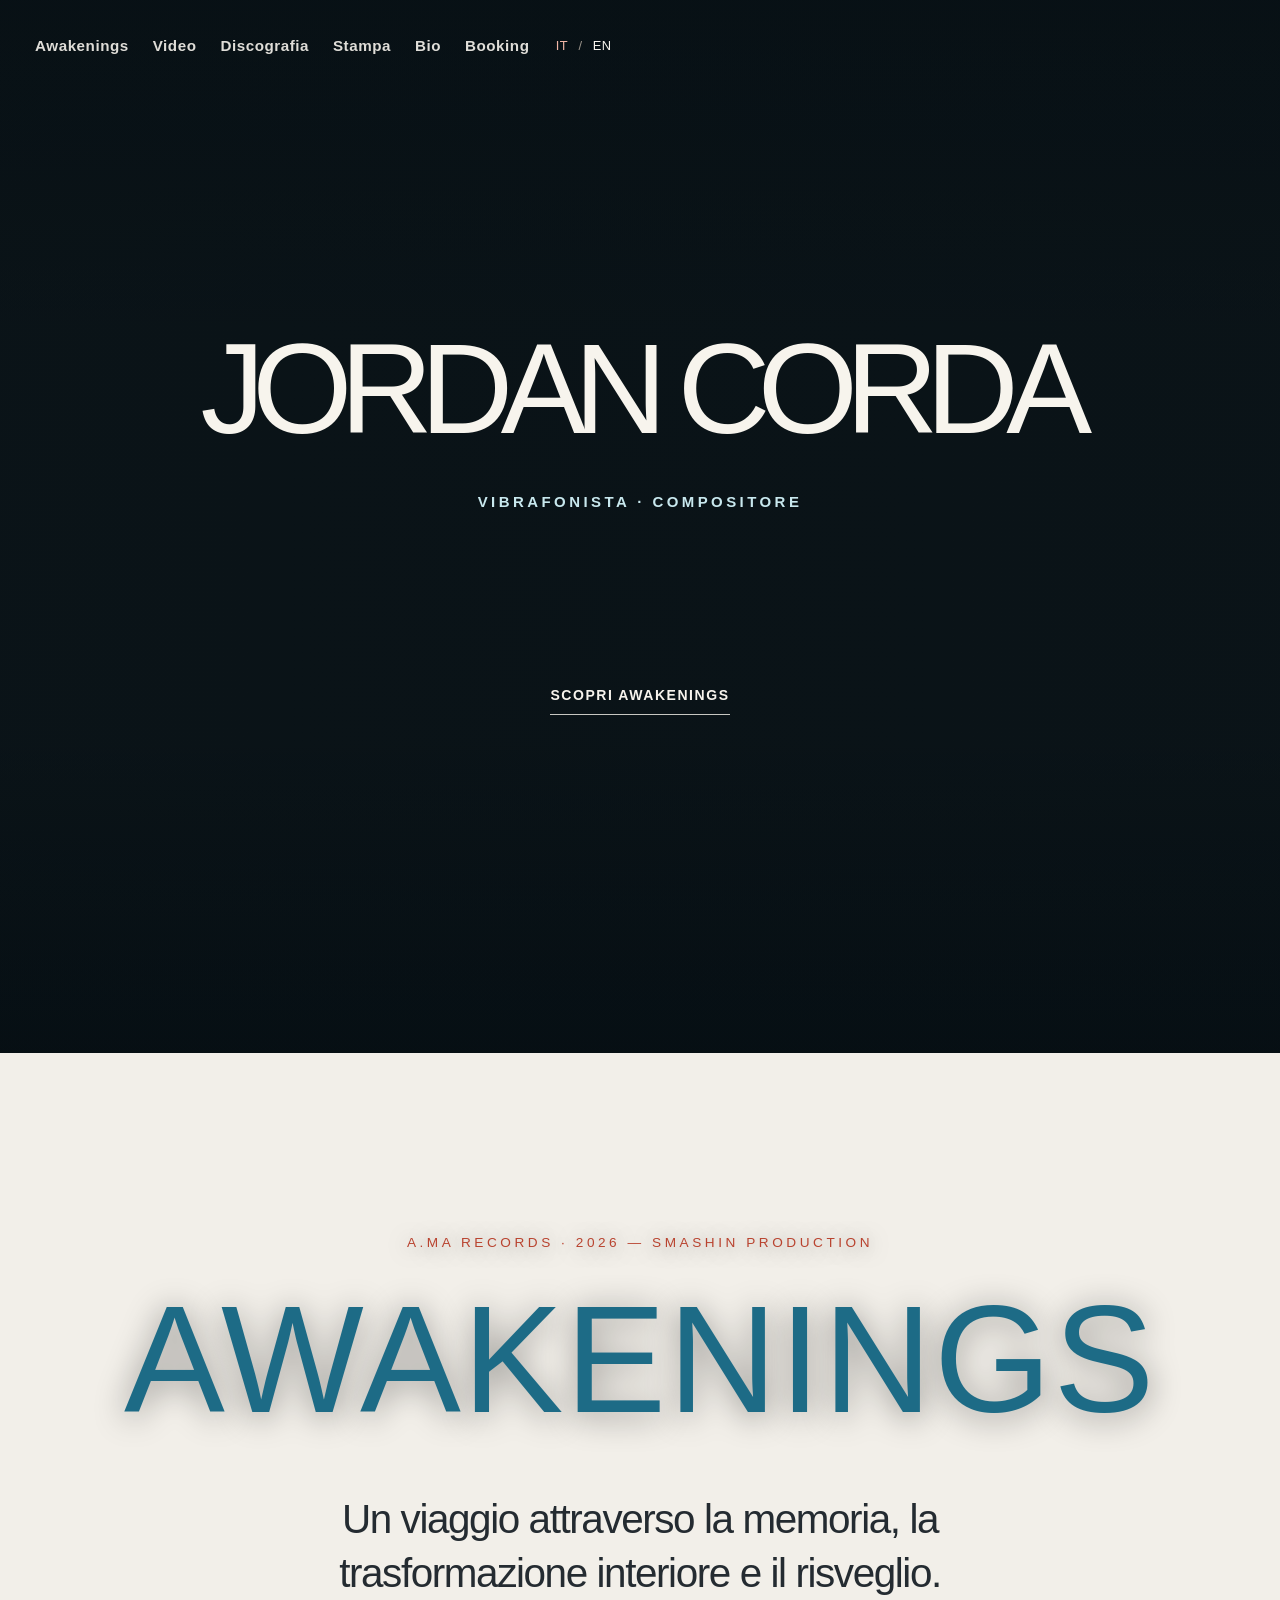
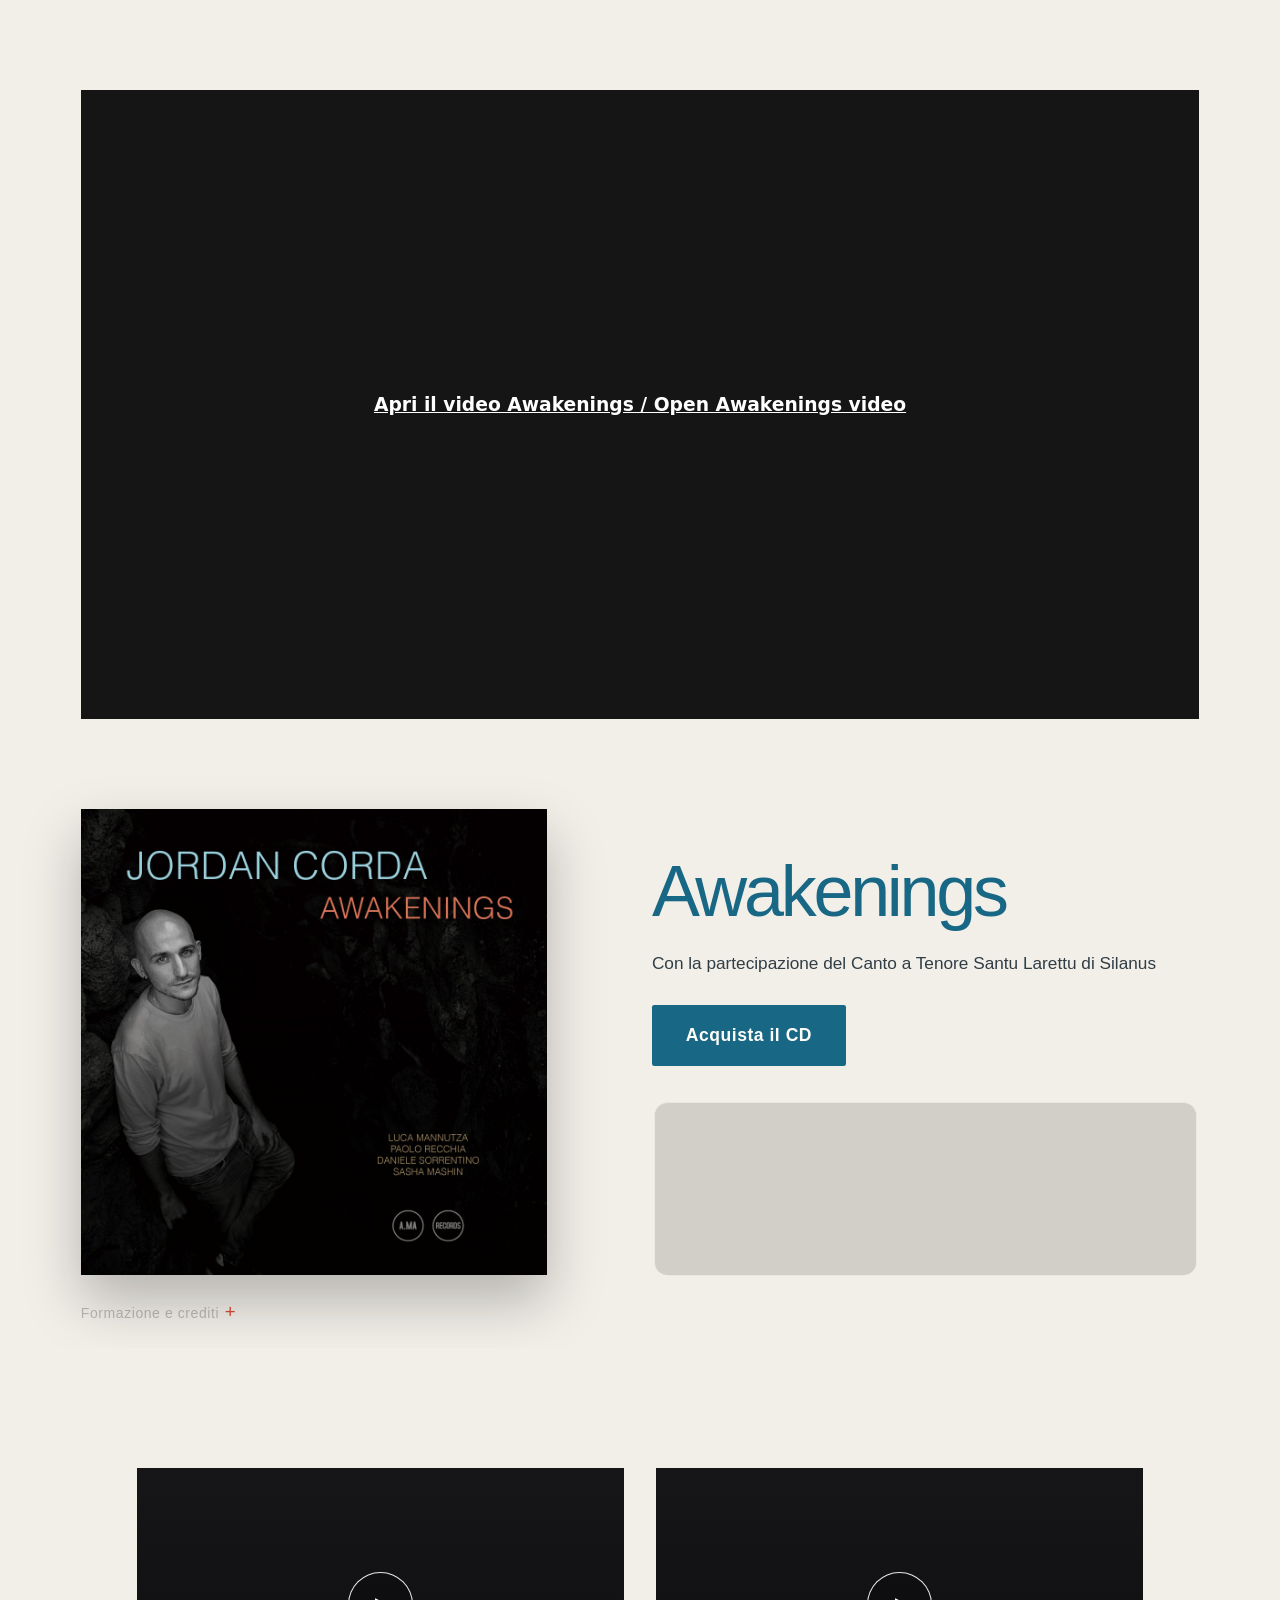
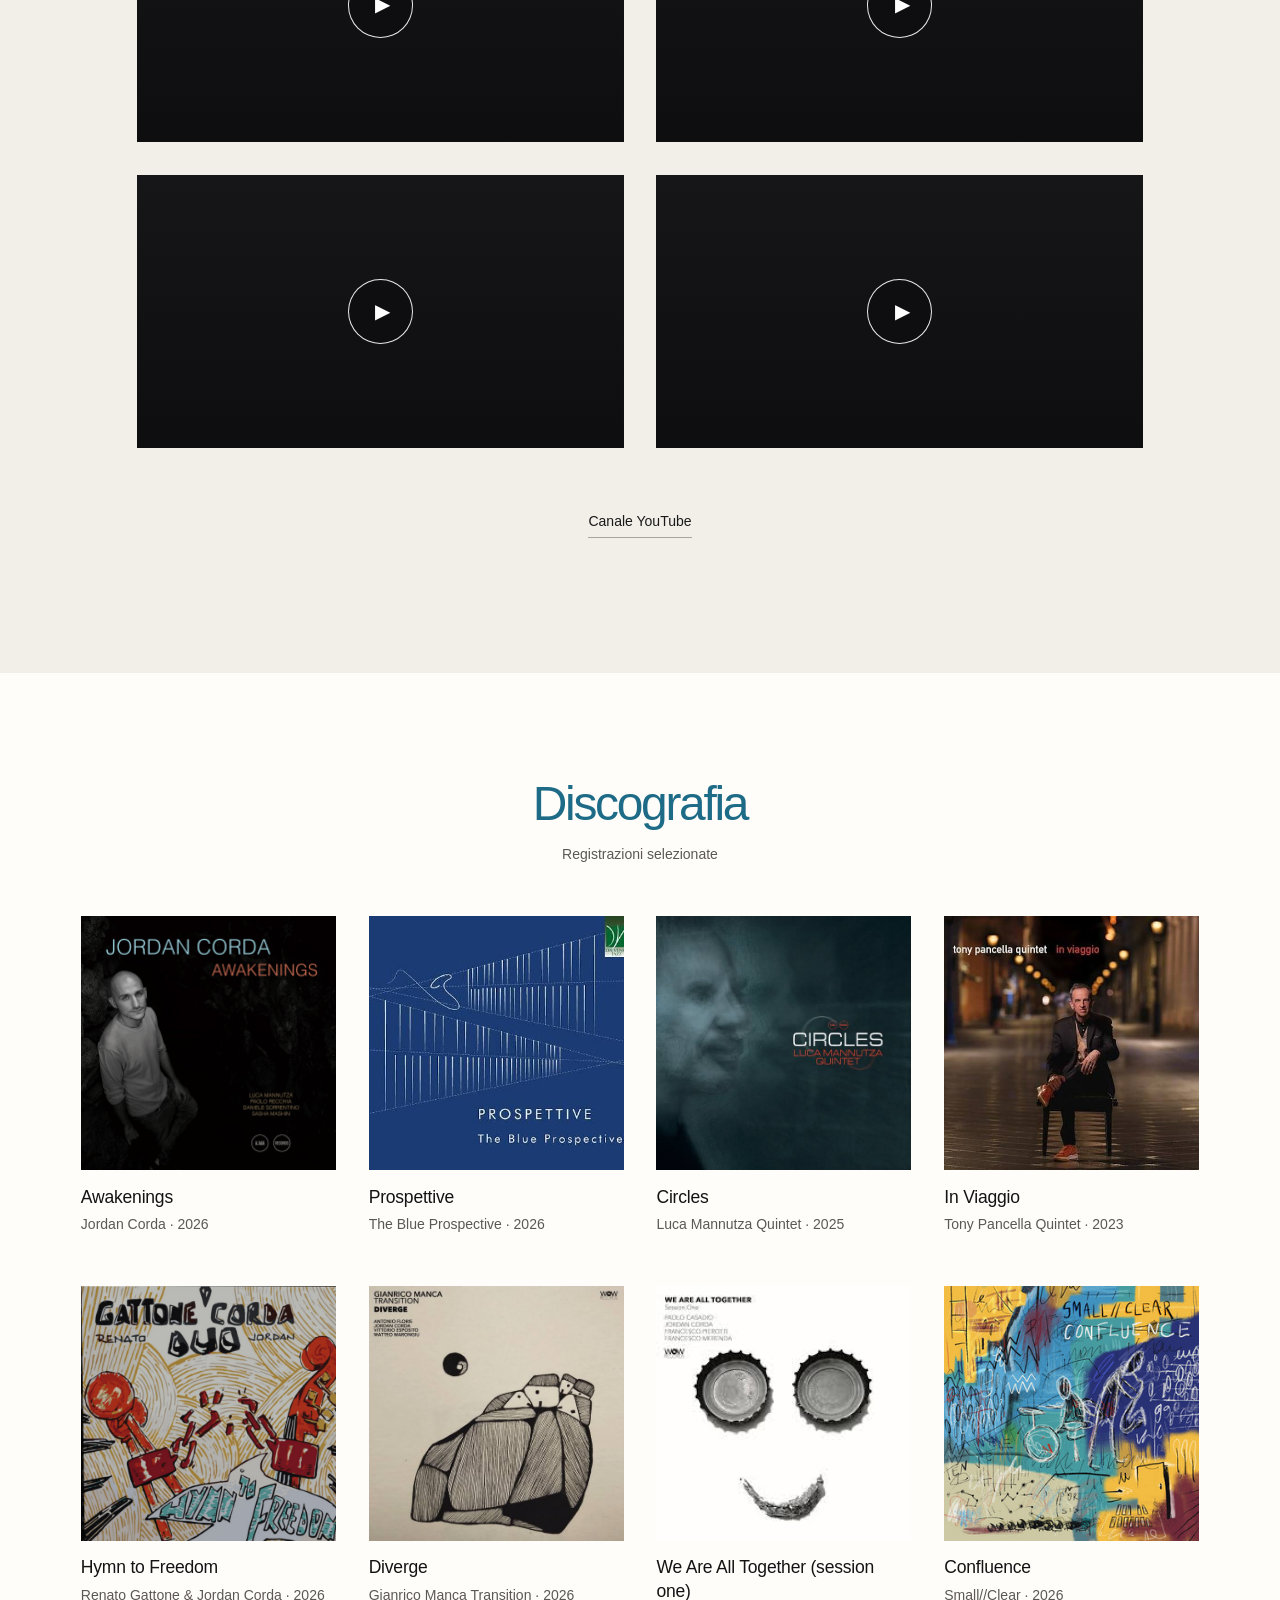
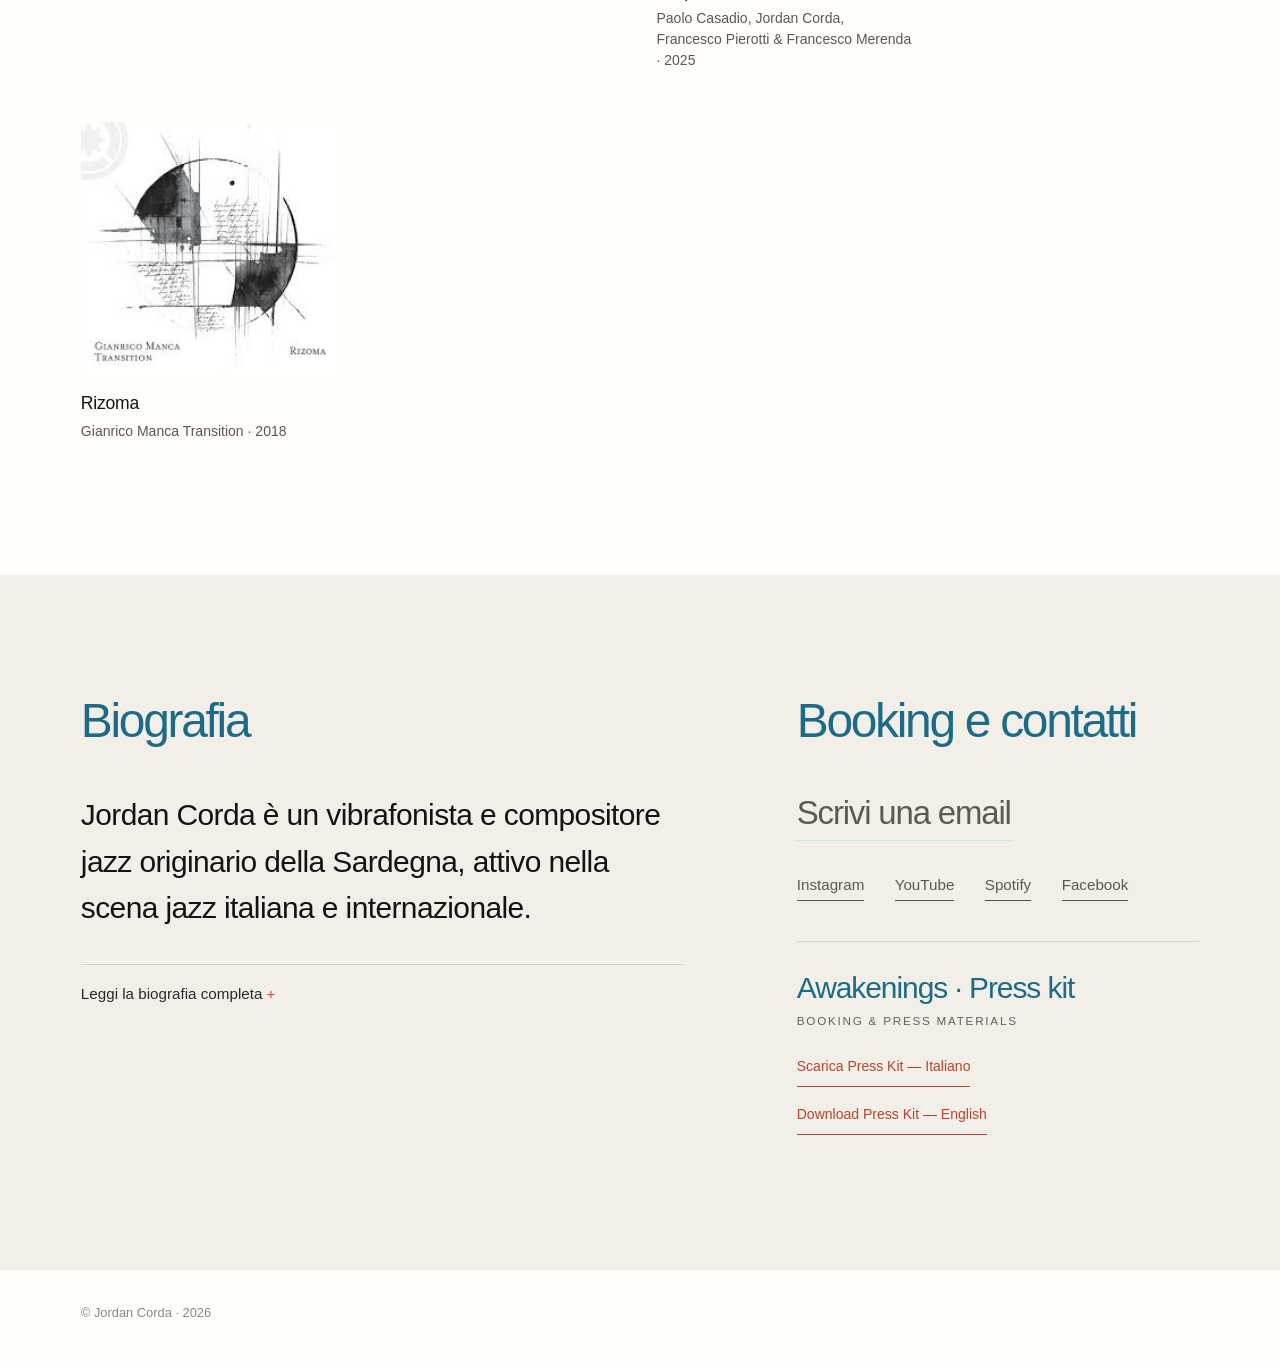
<file: index.html>
<!doctype html>
<html lang="it">
<head>
<meta charset="utf-8">
<meta name="viewport" content="width=device-width, initial-scale=1">
<meta name="theme-color" content="#0b0b0c">
<meta name="description" content="Jordan Corda, jazz vibraphonist and composer. Awakenings — A.MA Records, 2026. Music, videos, press, discography and contact.">
<meta property="og:type" content="website">
<meta property="og:title" content="Jordan Corda — Jazz Vibraphonist & Composer">
<meta property="og:description" content="Discover Awakenings, the new album by jazz vibraphonist and composer Jordan Corda. Listen, watch and explore.">
<meta property="og:image" content="https://jordancorda.com/assets/awakenings-cover.jpg">
<meta property="og:image:alt" content="Awakenings — Jordan Corda album cover">
<meta property="og:url" content="https://jordancorda.com/">
<meta property="og:site_name" content="Jordan Corda">
<meta name="twitter:card" content="summary_large_image">
<meta name="twitter:title" content="Jordan Corda — Jazz Vibraphonist & Composer">
<meta name="twitter:description" content="Discover Awakenings, the new album by jazz vibraphonist and composer Jordan Corda.">
<meta name="twitter:image" content="https://jordancorda.com/assets/awakenings-cover.jpg">
<link rel="canonical" href="https://jordancorda.com/">
<link rel="icon" href="assets/awakenings-cover.jpg">
<title>Jordan Corda — Jazz Vibraphonist & Composer | Awakenings</title>
<link rel="stylesheet" href="style.css?v=home-nav-30px-20261109-05">
<script src="data.js?v=confluence-20261114-01" defer></script>
<script src="app.js?v=standalone-press-menu-fix-20261108-01" defer></script>

<style id="awakenings-artwork-flip-only">
/* V12: isolated 3D artwork flip. Existing layout, scrolling, zoom and site CSS stay untouched. */
.awakenings-art-flip {
  display:block; position:relative; width:100%; aspect-ratio:1;
  padding:0; margin:0; border:0; border-radius:0; background:transparent;
  color:inherit; font:inherit; text-align:inherit; cursor:pointer;
  perspective:1200px; -webkit-perspective:1200px;
  -webkit-appearance:none; appearance:none;
}
.awakenings-art-flip__inner {
  display:block; position:absolute; inset:0;
  transform-style:preserve-3d; -webkit-transform-style:preserve-3d;
  transition:transform .72s cubic-bezier(.22,.68,.21,1);
  will-change:transform;
}
.awakenings-art-flip__face {
  position:absolute; inset:0; display:block; overflow:hidden;
  backface-visibility:hidden; -webkit-backface-visibility:hidden;
}
.awakenings-art-flip__face--back {
  transform:rotateY(180deg); -webkit-transform:rotateY(180deg);
  background:#0b0b0c;
}
.awakenings-art-flip__face img {
  display:block; width:100%; height:100%; max-width:none;
  margin:0; padding:0; border:0;
}
.awakenings-art-flip__face--front img { object-fit:cover; }
.awakenings-art-flip__face--back img { object-fit:contain; }
@media (hover:hover) and (pointer:fine) {
  .awakenings-art-flip:hover .awakenings-art-flip__inner {transform:rotateY(180deg)}
}
.awakenings-art-flip.is-flipped .awakenings-art-flip__inner,
.awakenings-art-flip:focus-visible .awakenings-art-flip__inner {
  transform:rotateY(180deg);
}
@media (prefers-reduced-motion:reduce) {
  .awakenings-art-flip__inner {transition:none;will-change:auto}
}
</style>
<style id="awakenings-download-materials">
#epk-downloads {margin-top:8px;margin-bottom:34px;padding-top:34px;padding-bottom:24px;border-top:1px solid #333335;}
#epk-downloads .epk-heading {display:flex;justify-content:space-between;align-items:baseline;gap:24px;margin-bottom:26px;}
#epk-downloads h2 {font-size:clamp(22px,2.5vw,34px);font-weight:300;margin:0;letter-spacing:-.035em;}
#epk-downloads .epk-context {font-size:11px;letter-spacing:.15em;color:#9a9998;text-transform:uppercase;}
#epk-downloads .epk-links {display:flex;flex-wrap:wrap;gap:10px 22px;align-items:center;}
#epk-downloads .epk-links a {display:inline-flex;align-items:center;gap:10px;min-height:46px;padding:10px 0;color:#d6d5d4;font-size:13px;text-decoration:none;border-bottom:1px solid #59595b;transition:border-color .2s,color .2s;}
#epk-downloads .epk-links a:hover,#epk-downloads .epk-links a:focus-visible {color:#e7a08d;border-color:#e7a08d;}
@media(max-width:760px){#epk-downloads{margin-top:2px;padding-top:28px;margin-bottom:18px}#epk-downloads .epk-heading{flex-direction:column;gap:8px;margin-bottom:14px}#epk-downloads .epk-links{column-gap:22px;row-gap:6px}#epk-downloads .epk-links a{font-size:12px;min-height:40px}}
</style>
<style>
/* Home initial header wordmark hidden — approved 2026-11-09 */
@media (min-width:761px) {
 body:not(.press-page) .site-head:not(.after-hero) .wordmark {
  display:none !important;
 }
}
</style>
</head>
<body>
<a class="skip" href="#music">Vai al contenuto</a>
<header class="site-head">
 <div class="shell head-inner">
  <a class="wordmark" href="#top" aria-label="Jordan Corda — homepage">JORDAN CORDA</a>
  <nav class="nav" aria-label="Navigazione principale">
   <a href="#music" data-t="navMusic">Awakenings</a>
   <a href="#video" data-t="navVideo">Video</a>
   <a href="#records" data-t="navRecords">Discografia</a>
   <a href="/press.html" data-t="navPress">Stampa</a>
   <a href="#bio" data-t="navBio">Bio</a>
   <a href="#contact" data-t="navContact">Contatti</a>
  </nav>
  <div class="lang" aria-label="Selezione della lingua"><button type="button" id="it" aria-pressed="true">IT</button><span aria-hidden="true">/</span><button type="button" id="en" aria-pressed="false">EN</button></div>
 </div>
</header>
<main id="top">
 <section class="hero" aria-labelledby="artist-name">
  <video class="hero-cinema-video" id="hero-cinema-video" muted autoplay playsinline loop preload="none" aria-hidden="true">
   <source data-src="assets/Awakenings_teaser_1080p_web.mp4" type="video/mp4">
  </video>
  <div class="hero-cinema-veil" aria-hidden="true"></div>
  <button type="button" id="hero-cinema-start" class="hero-cinema-start" hidden><span class="cinema-it">▶ AVVIA IL VIDEO</span><span class="cinema-en">▶ PLAY VIDEO</span></button>
  <img class="hero-photo" src="assets/jordan-scontornato-editoriale.png" alt="Jordan Corda con le bacchette da vibrafono" fetchpriority="high">
  <div class="shell hero-inner">
   <div class="hero-content">
    <h1 id="artist-name">JORDAN CORDA</h1>
    <p class="role" data-t="role">VIBRAFONISTA · COMPOSITORE</p>
    <div class="hero-cinema-links">
     <a href="#music"><span class="cinema-it">SCOPRI AWAKENINGS</span><span class="cinema-en">DISCOVER AWAKENINGS</span></a>
    </div>
    <a class="hero-scroll-cue" href="#music" aria-label="Scopri la musica di Jordan Corda / Explore Jordan Corda’s music">
     <span class="hero-scroll-cue__label--it">Scorri per scoprire</span>
     <span class="hero-scroll-cue__label--en">Scroll to explore</span>
     <span class="hero-scroll-cue__track" aria-hidden="true"></span>
    </a>
   </div>
  </div>
 </section>
 <section id="music" class="content-section music-section" aria-label="Awakenings — album">
  <div class="album-visual">
   <div class="shell album-visual-inner">
    <p class="album-kicker">A.MA RECORDS · 2026 — SMASHIN PRODUCTION</p>
    <h2 class="album-title">AWAKENINGS</h2>
    <p class="album-lead" data-t="albumLead">Un viaggio attraverso la memoria, la trasformazione interiore e il risveglio.</p>
   </div>
  </div>
  <div class="shell featured-video-between-intro-and-album">
   <article class="video-unit video-featured">
    <div class="video-box">
     <video id="awakenings-local-video" controls playsinline preload="auto" poster="https://i.ytimg.com/vi/t7Ljt7eULN0/maxres1.jpg" aria-label="Awakenings — video" style="display:block;width:100%;height:100%;object-fit:contain;">
      <source src="assets/Awakenings_teaser_1080p_web.mp4?v=20261104-02" type="video/mp4">
     </video>
     <script>
      (() => {
       const player = document.getElementById('awakenings-local-video');
       const source = player?.querySelector('source');
       if (!player || !source) return;
       let alternateTried = false;
       let fallbackShown = false;
       let timeout;
       const showFallback = () => {
        if (fallbackShown) return;
        fallbackShown = true;
        clearTimeout(timeout);
        player.style.display = 'none';
        const link = document.createElement('a');
        link.href = 'https://raw.githubusercontent.com/jordancorda/jordancorda.github.io/main/assets/Awakenings_teaser_1080p_web.mp4';
        link.target = '_blank';
        link.rel = 'noopener noreferrer';
        link.textContent = 'Apri il video Awakenings / Open Awakenings video';
        link.style.cssText = 'position:absolute;inset:0;display:grid;place-items:center;padding:24px;text-align:center;color:white;background:#151515;font:600 16px system-ui,sans-serif;';
        player.parentElement.append(link);
       };
       const tryAlternate = () => {
        if (player.readyState >= 1) return;
        if (alternateTried) { showFallback(); return; }
        alternateTried = true;
        clearTimeout(timeout);
        source.src = 'https://raw.githubusercontent.com/jordancorda/jordancorda.github.io/main/assets/Awakenings_teaser_1080p_web.mp4';
        player.load();
        timeout = setTimeout(() => { if (player.readyState < 1) showFallback(); }, 9000);
       };
       player.addEventListener('loadedmetadata', () => clearTimeout(timeout));
       player.addEventListener('error', tryAlternate);
       source.addEventListener('error', tryAlternate);
       timeout = setTimeout(tryAlternate, 9000);
      })();
     </script>
    </div>
   </article>
  </div>
  <div class="shell album-content">
   <div class="album-composition">
    <div class="album-artwork">
     <button class="awakenings-art-flip" type="button" aria-label="Awakenings: gira la copertina per vedere il retro / Flip album cover to see the back" aria-pressed="false" title="Flip artwork / Gira la copertina">
      <span class="awakenings-art-flip__inner">
       <span class="awakenings-art-flip__face awakenings-art-flip__face--front">
        <img src="assets/awakenings-cover.jpg" alt="Awakenings — Jordan Corda, front cover" loading="lazy" width="2048" height="2048">
       </span>
       <span class="awakenings-art-flip__face awakenings-art-flip__face--back">
        <img src="assets/awakenings-back-no-barcode.png" alt="Awakenings — back cover with twelve tracks and personnel" loading="lazy" width="1320" height="1191">
       </span>
      </span>
     </button>
     <details class="lineup-details album-credits">
      <summary data-t="lineupTitle">Formazione e crediti</summary>
      <div class="lineup">
       <p>Jordan Corda <span data-t="vibes">Vibrafono · Composizioni</span></p>
       <p>Luca Mannutza <span data-t="piano">Pianoforte</span></p>
       <p>Paolo Recchia <span data-t="sax">Sassofono contralto</span></p>
       <p>Daniele Sorrentino <span data-t="bass">Contrabbasso</span></p>
       <p>Sasha Mashin <span data-t="drums">Batteria</span></p>
       <p class="label-credit"><span data-t="recordingHeading">Registrazione</span><strong>La Strada Studio · Roma</strong><span>7–8 ottobre 2025</span></p>
       <p class="label-credit"><span data-t="engineerHeading">Tecnici di registrazione</span><strong>Enrico Furzi · Sasha Mashin</strong></p>
       <p class="label-credit"><span data-t="productionHeading">Mixing, mastering e produzione</span><strong>Sasha Mashin / SMASHINPRODUCTION</strong></p>
       <p class="label-credit"><span data-t="executiveHeading">Produttore esecutivo</span><strong>Antonio Martino / A.MA Records</strong></p>
       <p class="label-credit"><span data-t="technicalHeading">Collaborazione tecnica</span><strong>Nevaton</strong><span data-t="nevatonDescription">Microfoni personalizzati per il Canto a Tenore Santu Larettu di Silanus</span></p>
       <p class="label-credit"><span data-t="recordLabel">Etichetta</span><strong>A.MA Records · 2026</strong></p>
      </div>
     </details>
    </div>
    <div class="album-story album-story-compact-buy">
     <h3 class="album-purchase-title">Awakenings</h3>
     <p class="album-purchase-note"><span class="album-purchase-it">Con la partecipazione del Canto a Tenore Santu Larettu di Silanus</span><span class="album-purchase-en">Featuring Canto a Tenore Santu Larettu di Silanus</span></p>
     <a class="album-purchase-link" href="https://amarecordsamaedizioni.bandcamp.com/album/awakenings" target="_blank" rel="noopener noreferrer"><span class="album-purchase-it">Acquista il CD</span><span class="album-purchase-en">Buy CD</span></a>
     <div class="album-listen" id="spotifyListening">
      <div class="spotify-shell" id="spotifyPlayer">
       <iframe title="Awakenings — Spotify" src="https://open.spotify.com/embed/album/1NyUnaZ7nl4Ysw7Y28WZMs?theme=0" width="100%" height="152" allow="autoplay; clipboard-write; encrypted-media; fullscreen; picture-in-picture" loading="lazy"></iframe>
      </div>
     </div>
    </div>
   </div>
  </div>
 </section>
 <section id="video" class="content-section shell video-section" aria-label="Video">
  <div class="video-grid">
   <article class="video-unit video-secondary">
    <div class="video-box" data-video="VmVXGVGsmdA">
     <button class="video-preview" type="button" aria-label="Riproduci il video di vibrafono solo" style="--video-thumb:url('https://i.ytimg.com/vi/VmVXGVGsmdA/hqdefault.jpg')"><span class="video-play" aria-hidden="true">▶</span></button>
    </div>
   </article>
   <article class="video-unit video-secondary">
    <div class="video-box" data-video="5akqEirMzqM">
     <button class="video-preview" type="button" aria-label="Riproduci il secondo video YouTube" style="--video-thumb:url('https://i.ytimg.com/vi/5akqEirMzqM/hqdefault.jpg')"><span class="video-play" aria-hidden="true">▶</span></button>
    </div>
   </article>
   <article class="video-unit video-secondary">
    <div class="video-box" data-video="Ic6AkPdOe0Y">
     <button class="video-preview" type="button" aria-label="Riproduci il terzo video YouTube" style="--video-thumb:url('https://i.ytimg.com/vi/Ic6AkPdOe0Y/hqdefault.jpg')"><span class="video-play" aria-hidden="true">▶</span></button>
    </div>
   </article>
   <article class="video-unit video-secondary">
    <div class="video-box" data-video="2WOS6ySKXLs">
     <button class="video-preview" type="button" aria-label="Riproduci il quarto video YouTube" style="--video-thumb:url('https://i.ytimg.com/vi/2WOS6ySKXLs/hqdefault.jpg')"><span class="video-play" aria-hidden="true">▶</span></button>
    </div>
   </article>
  </div>
  <a class="underlink channel-link" href="https://www.youtube.com/@JordanCorda" target="_blank" rel="noopener noreferrer" data-t="channelLink">Canale YouTube</a>
 </section>
 <section id="records" class="content-section shell" aria-labelledby="records-title">
  <div class="section-head"><h2 id="records-title" data-t="recordsTitle">Discografia</h2><p class="section-side" data-t="recordsLabel">Registrazioni selezionate</p></div>
  <div id="recordList" class="record-grid"></div>
 </section>
 <section class="content-section shell about-contact-section" aria-label="Biografia e contatti">
  <div class="about-contact-grid">
   <section id="bio" class="bio-section about-contact-column" aria-labelledby="bio-title">
    <div class="section-head"><h2 id="bio-title" data-t="bioTitle">Biografia</h2></div>
    <div class="bio-content"><p id="bioShort" class="bio-short"></p><details id="bioDetails"><summary data-t="bioMore">Leggi la biografia completa</summary><div class="bio-long" id="bioLong"></div></details></div>
   </section>
   <section id="contact" class="contact-section about-contact-column" aria-labelledby="contact-title">
    <div class="section-head"><h2 id="contact-title" data-t="contactTitle">Contatti</h2></div>
    <a class="email-link" href="mailto:jaycorda05@gmail.com" data-t="emailAction" aria-label="Scrivi una email a Jordan Corda">Scrivi una email</a>
    <div class="socials"><a href="https://www.instagram.com/jordan.corda/" target="_blank" rel="noopener noreferrer">Instagram</a><a href="https://www.youtube.com/@JordanCorda" target="_blank" rel="noopener noreferrer">YouTube</a><a href="https://open.spotify.com/artist/4GigxoXT8tPvmKTIsFU36M" target="_blank" rel="noopener noreferrer">Spotify</a><a href="https://www.facebook.com/jordancorda/" target="_blank" rel="noopener noreferrer">Facebook</a></div>
<section id="epk-downloads" class="contact-epk" aria-labelledby="epk-download-title">
  <div class="epk-heading"><h2 id="epk-download-title">Awakenings · Press kit</h2><span class="epk-context">Booking &amp; press materials</span></div>
  <div class="epk-links">
   <a href="press/awakenings-press-kit-it.zip" download>Scarica Press Kit — Italiano</a>
   <a href="press/awakenings-press-kit-en.zip" download>Download Press Kit — English</a>
  </div>
 </section>
   </section>
  </div>
 </section>

</main>
<footer class="shell"><span>© Jordan Corda · 2026</span></footer>

<script>
/* Touch / keyboard support for the album artwork only. */
(() => {
  const art = document.querySelector('.awakenings-art-flip');
  if (!art) return;
  art.addEventListener('click', (event) => {
    const mouseWithHover = window.matchMedia('(hover: hover) and (pointer: fine)').matches;
    if (mouseWithHover && event.detail !== 0) return; // desktop uses hover; keyboard still toggles
    const flipped = art.classList.toggle('is-flipped');
    art.setAttribute('aria-pressed', String(flipped));
  });
  document.addEventListener('pointerdown', (event) => {
    if (!art.contains(event.target) && art.classList.contains('is-flipped')) {
      art.classList.remove('is-flipped');
      art.setAttribute('aria-pressed', 'false');
    }
  });
})();
</script>
<script>
/* Home cinematic background — desktop only, all other media players unchanged. */
(() => {
 const player=document.getElementById('hero-cinema-video');
 const desktop=window.matchMedia('(min-width:761px)');
 const mobile=window.matchMedia('(max-width:760px)');
 const startButton=document.getElementById('hero-cinema-start');
 if(!player)return;
 player.muted=true;
 player.defaultMuted=true;
 player.playsInline=true;
 player.setAttribute('webkit-playsinline','');
 let delayedButton;
 const revealMobileControl=()=>{
  if(mobile.matches&&startButton)startButton.hidden=false;
 };
 const hideMobileControl=()=>{if(startButton)startButton.hidden=true;};
 const activate=()=>{
  const source=player.querySelector('source');
  if(source&&!source.getAttribute('src')&&source.dataset.src){
   source.src=source.dataset.src;
   player.load();
  }
  player.muted=true;
  const pending=player.play();
  if(pending&&typeof pending.then==='function'){
   pending.then(hideMobileControl).catch(revealMobileControl);
  }
  if(mobile.matches){
   clearTimeout(delayedButton);
   delayedButton=setTimeout(()=>{if(player.paused)revealMobileControl();},1900);
  } else {
   hideMobileControl();
  }
 };
 // The Home background skips the final black/end-card sequence.
 // The full-length Awakenings player below is deliberately untouched.
 let homeCutAt=null;
 let consecutiveDarkFrames=0;
 const sampleCanvas=document.createElement('canvas');
 sampleCanvas.width=20;
 sampleCanvas.height=12;
 const sampleContext=sampleCanvas.getContext('2d',{willReadFrequently:true});
 const loopBeforeEndCard=()=>{
  consecutiveDarkFrames=0;
  try{player.currentTime=0;}catch(e){}
 };
 const monitorHomeEnding=()=>{
  const duration=player.duration;
  if(!Number.isFinite(duration)||duration<=0||player.readyState<2)return;
  if(homeCutAt!==null){
   if(player.currentTime>=homeCutAt)loopBeforeEndCard();
   return;
  }
  if(player.currentTime<duration*.52)return;
  if(sampleContext){
   try{
    sampleContext.drawImage(player,0,0,20,12);
    const px=sampleContext.getImageData(0,0,20,12).data;
    let veryDark=0,total=0;
    for(let i=0;i<px.length;i+=4){
     const light=px[i]*.2126+px[i+1]*.7152+px[i+2]*.0722;
     total+=light;
     if(light<18)veryDark++;
    }
    consecutiveDarkFrames=(veryDark/240>.985 && total/240<8)?consecutiveDarkFrames+1:0;
    if(consecutiveDarkFrames>=2){
     homeCutAt=Math.max(1,player.currentTime-.12);
     loopBeforeEndCard();
     return;
    }
   }catch(e){ /* Use the safety cutoff below if canvas capture is unavailable. */ }
  }
  // Prevent the end card from appearing if black-frame analysis is blocked.
  if(player.currentTime>=duration*.88)loopBeforeEndCard();
 };
 player.addEventListener('timeupdate',monitorHomeEnding);
 if(typeof player.requestVideoFrameCallback==='function'){
  const onBackgroundFrame=()=>{
   monitorHomeEnding();
   player.requestVideoFrameCallback(onBackgroundFrame);
  };
  player.requestVideoFrameCallback(onBackgroundFrame);
 }
 player.addEventListener('playing',hideMobileControl);
 player.addEventListener('error',revealMobileControl);
 player.addEventListener('pause',()=>{if(!document.hidden)revealMobileControl();});
 startButton?.addEventListener('click',activate);
 activate();
 desktop.addEventListener?.('change',activate);
 document.addEventListener('visibilitychange',()=>{
  if(!document.hidden&&player.paused)activate();
 });
})();
</script>
</body>
</html>
</file>
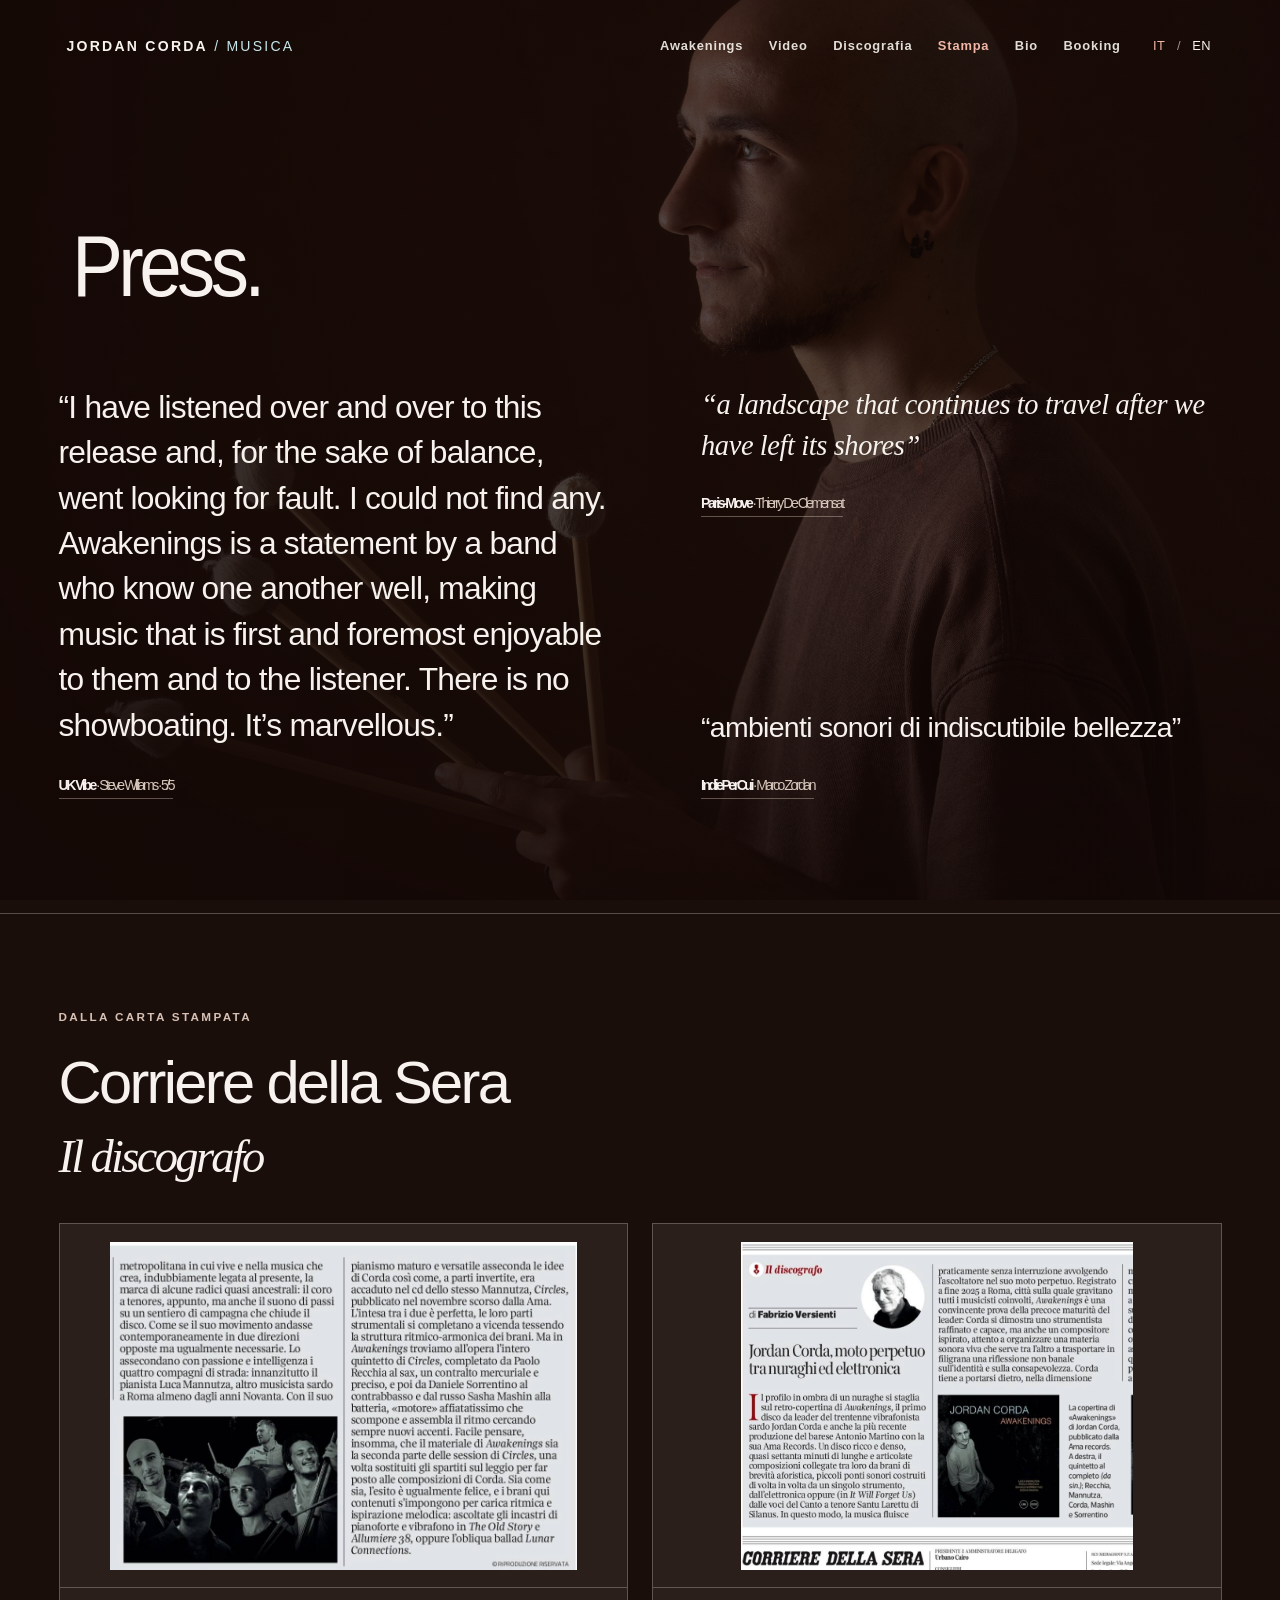
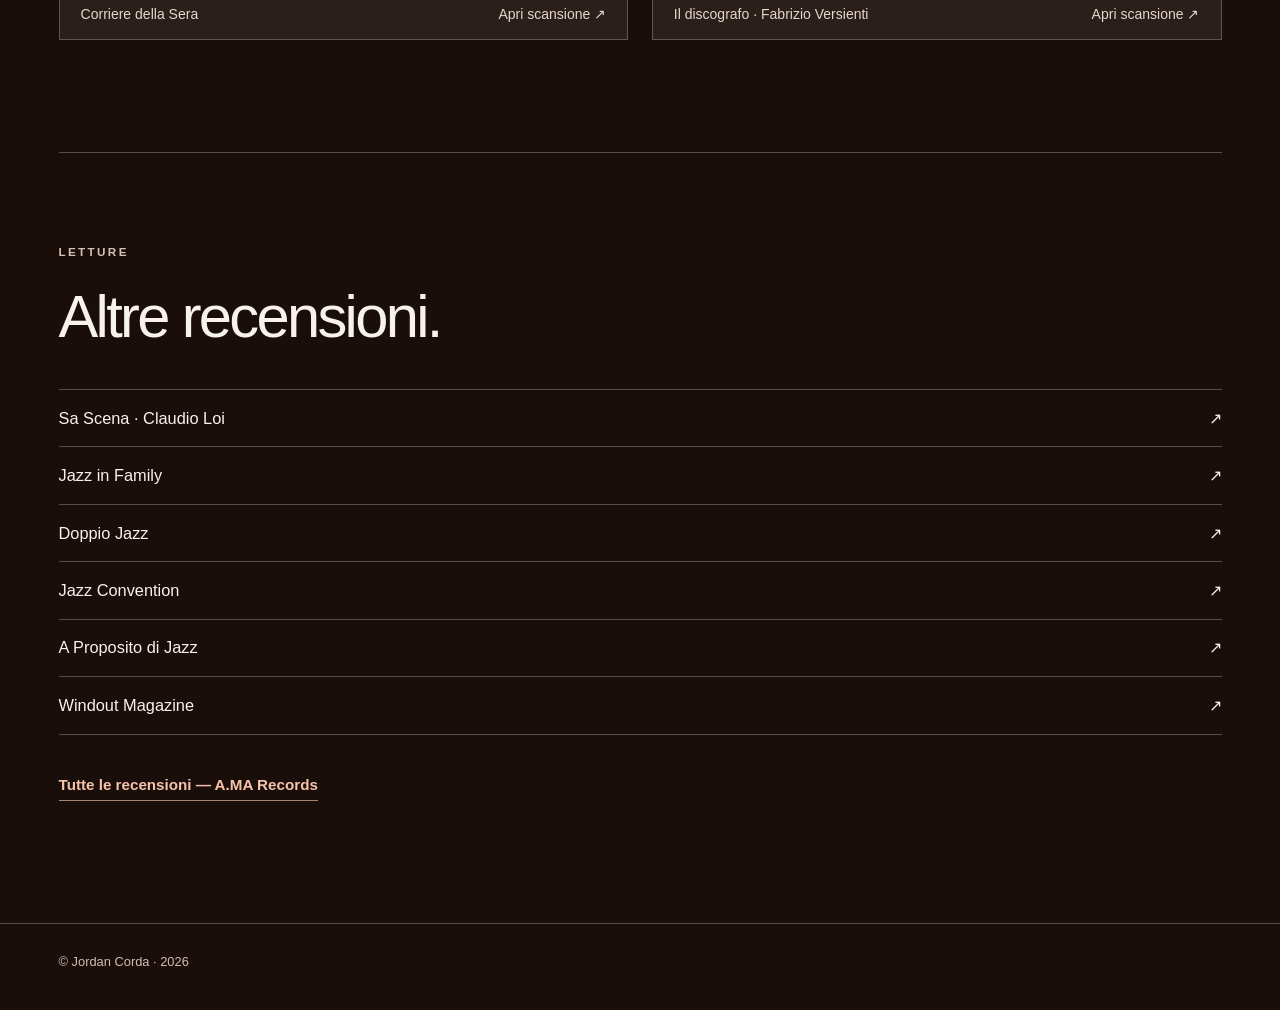
<file: press.html>
<!doctype html>
<html lang="it">
<head>
<meta charset="utf-8">
<meta name="viewport" content="width=device-width, initial-scale=1">
<meta name="theme-color" content="#1a0e0b">
<meta name="description" content="Press coverage, album reviews and Corriere della Sera feature about Jordan Corda's Awakenings.">
<link rel="canonical" href="https://jordancorda.com/press.html">
<title>Press — Jordan Corda | Awakenings</title>
<link rel="stylesheet" href="style.css?v=awakenings-credits-20261107-01">
<style>
/* Press-only presentation. No changes to the rest of the website. */
html{scroll-behavior:smooth}
body{margin:0;background:#1a0e0b;color:#f7f2ee;font-family:Arial,"Helvetica Neue",Helvetica,sans-serif}
body::before{content:"";position:fixed;inset:0;z-index:-2;pointer-events:none;
 background:url("assets/JORDAN_foto%20F.Di%20Benedetto_high-12.jpg") 55% 24%/cover no-repeat}
body::after{content:"";position:fixed;inset:0;z-index:-1;pointer-events:none;
 background:linear-gradient(90deg,rgba(21,9,6,.88),rgba(21,9,6,.63) 53%,rgba(21,9,6,.34)),
 linear-gradient(180deg,rgba(17,8,7,.18),rgba(17,8,7,.30) 60%,rgba(17,8,7,.78))}
body.press-page .site-head{position:fixed !important;top:0;left:0;right:0;height:78px;z-index:100;
 transition:transform .42s ease,opacity .42s ease,background .25s ease;
 background:transparent !important;color:#f7f4ed !important;box-shadow:none}
body.press-page .site-head.nav-auto-hidden:not(:focus-within){transform:translateY(-105%) !important;opacity:0;pointer-events:none}
body.press-page .site-head .head-inner{display:flex;align-items:center;justify-content:space-between;
 gap:clamp(14px,2vw,35px);width:min(1430px,89.6%);height:100%;padding:0}
body.press-page .site-head .wordmark{display:block !important;position:relative !important;
 left:auto !important;top:auto !important;transform:none !important;
 opacity:1 !important;visibility:visible !important;font-size:12px !important;
 letter-spacing:.16em !important;color:#f7f4ed !important;font-weight:700 !important}
body.press-page .site-head .wordmark::after{content:" / MUSICA";color:#c8e8ee;font-weight:500}
html[lang=en] body.press-page .site-head .wordmark::after{content:" / MUSIC"}
body.press-page .site-head .nav{position:relative !important;left:auto !important;transform:none !important;
 display:flex !important;margin-left:auto !important;margin-right:0 !important;
 justify-content:flex-end !important;gap:clamp(12px,1.7vw,30px) !important}
body.press-page .site-head .nav a{font-size:11px !important;font-weight:650 !important;
 letter-spacing:.065em !important;color:rgba(247,244,237,.9) !important;text-decoration:none}
body.press-page .site-head .nav a:hover,body.press-page .site-head .nav a[aria-current=page]{color:#f1b6a6 !important}
body.press-page .site-head .lang{display:flex !important;align-items:center;gap:8px;margin-left:0 !important;white-space:nowrap}
body.press-page .site-head .lang button{color:#f7f4ed !important}
body.press-page .site-head .lang button[aria-pressed=true]{color:#f1b6a6 !important}
body.press-page .site-head.is-scrolled{background:rgba(255,253,250,.30) !important;backdrop-filter:blur(15px)}
body.press-page .site-head.is-scrolled .wordmark,body.press-page .site-head.is-scrolled .nav a,
body.press-page .site-head.is-scrolled .lang button{color:#25333a !important}
body.press-page .site-head.is-scrolled .lang button[aria-pressed=true]{color:#176785 !important}
.press-shell{width:min(1140px,calc(100% - 100px));margin-inline:auto}
.press-intro{height:clamp(220px,33vh,340px);display:flex;align-items:flex-end;padding:105px 0 32px}
.press-intro h1{font-size:clamp(43px,5.8vw,78px) !important;font-weight:300 !important;letter-spacing:-.06em !important;
 line-height:1 !important;margin:0 !important;color:#f7f2ee !important;text-transform:none !important}
.press-quotes{display:grid;grid-template-columns:minmax(0,1.03fr) minmax(0,.97fr);
 gap:clamp(36px,6vw,92px);align-items:stretch;padding:32px 0 100px}
.press-quote{margin:0}
.press-quote blockquote{font-weight:350;color:#f7f2ee;margin:0 0 23px;line-height:1.43;letter-spacing:-.024em}
.press-quote.primary blockquote{font-size:clamp(21px,2.12vw,29px)}
.press-quote-pair{display:flex;flex-direction:column;justify-content:space-between;gap:42px}
.press-quote-pair blockquote{font-size:clamp(20px,1.9vw,26px)}
.press-quote-pair .paris blockquote{font-family:Georgia,serif;font-style:italic;letter-spacing:-.014em}
.press-credit{font-size:12px;line-height:1.5;color:#d5c5ba}
.press-credit strong{font-weight:700;color:#f7f2ee}
.press-credit a{text-decoration:none;color:inherit;border-bottom:1px solid rgba(244,225,210,.34);padding-bottom:4px}
.press-credit a:hover{color:#f1b6a6}
.press-clippings{border-top:1px solid rgba(247,235,224,.28);padding:82px 0 96px}
.press-label{font-size:10px;letter-spacing:.2em;font-weight:650;text-transform:uppercase;color:#d7c1b5;margin:0 0 21px}
.press-clippings h2,.press-links h2{font-size:clamp(30px,4.1vw,51px);line-height:1.16;
 letter-spacing:-.045em;font-weight:300;color:#f7f2ee;margin:0 0 32px}
.press-clippings h2 em{font-family:Georgia,serif;font-size:.78em;font-weight:400}
.press-scans{display:grid;grid-template-columns:repeat(2,minmax(0,1fr));gap:20px}
.press-scan{display:block;text-decoration:none;color:#f7f2ee;background:rgba(249,245,240,.07);
 border:1px solid rgba(255,243,236,.25);cursor:zoom-in}
.press-scan:hover{background:rgba(249,245,240,.13)}
.press-scan img{display:block;width:100%;height:310px;object-fit:contain;padding:15px}
.press-scan figcaption{border-top:1px solid rgba(247,235,224,.27);padding:15px 18px;
 display:flex;justify-content:space-between;gap:12px;font-size:12px;color:#e6d7cc}
.press-links{border-top:1px solid rgba(247,235,224,.28);padding:78px 0 105px}
.press-link-grid{border-top:1px solid rgba(247,235,224,.28)}
.press-link-grid a{display:flex;justify-content:space-between;padding:16px 0;gap:15px;
 border-bottom:1px solid rgba(247,235,224,.28);color:#f7f2ee;text-decoration:none;font-size:14px}
.press-link-grid a:hover{color:#f1b6a6}
.press-all{display:inline-block;margin-top:35px;color:#f6c3aa;text-decoration:none;
 font-weight:650;font-size:13px;border-bottom:1px solid rgba(246,195,170,.65);padding-bottom:6px}
.press-footer{border-top:1px solid rgba(247,235,224,.28);padding:25px 0 35px;color:#d2beb3;font-size:11px}
.press-it,.press-en{display:none}html[lang=it] .press-it,html[lang=en] .press-en{display:inline}
.press-lightbox{position:fixed;inset:0;z-index:300;display:none;align-items:center;justify-content:center;
 background:rgba(4,3,3,.96);padding:50px 20px}
.press-lightbox[open]{display:flex}
.press-lightbox img{max-width:100%;max-height:88vh;object-fit:contain}
.press-close{position:absolute;top:14px;right:18px;background:#231c19;color:#fff;
 border:1px solid #aaa;padding:10px 16px;cursor:pointer}
.press-mobile-trigger{display:none}
@media(max-width:1020px) and (min-width:761px){
 body.press-page .site-head .head-inner{width:calc(100% - 44px)}
 body.press-page .site-head .wordmark{font-size:10px !important}
 body.press-page .site-head .nav{gap:9px !important}
 body.press-page .site-head .nav a{font-size:10px !important}
}
@media(max-width:760px){
 body::before{background-position:65% 22%}
 body::after{background:linear-gradient(90deg,rgba(21,9,6,.86),rgba(21,9,6,.60)),
 linear-gradient(180deg,rgba(17,8,7,.37),rgba(17,8,7,.72))}
 .press-shell{width:calc(100% - 42px)}
 body.press-page .site-head{height:58px !important;transform:none !important;opacity:1 !important;
 pointer-events:auto !important;background:transparent !important;backdrop-filter:none !important}
 body.press-page .site-head .head-inner{min-height:58px !important;height:58px !important;
 width:100% !important;padding:10px 20px !important;display:flex !important}
 body.press-page .site-head .wordmark{display:none !important}
 body.press-page .site-head .nav{display:none !important;position:fixed !important;
 left:12px !important;top:56px !important;right:auto !important;bottom:auto !important;
 width:min(250px,calc(100vw - 24px)) !important;max-width:calc(100vw - 24px) !important;
 flex-direction:column !important;align-items:stretch !important;justify-content:flex-start !important;
 padding:9px 12px !important;gap:0 !important;margin:0 !important;
 background:rgba(255,253,250,.97) !important;border:1px solid rgba(23,103,133,.16) !important;
 border-radius:8px !important;box-shadow:0 6px 24px rgba(16,31,42,.12) !important}
 body.press-page .site-head.mobile-menu-open .nav{display:flex !important}
 body.press-page .site-head .nav a{color:#20323b !important;font-size:14px !important;
 letter-spacing:.01em !important;font-weight:550 !important;min-height:43px !important;
 padding:10px 9px !important;display:flex !important;align-items:center !important;width:100% !important}
 body.press-page .site-head .lang{margin-left:auto !important}
 body.press-page .site-head .lang button{font-size:11px !important}
 .press-mobile-trigger{display:flex !important;position:fixed;left:20px;top:10px;z-index:110;
 width:44px;height:44px;flex-direction:column;align-items:center;justify-content:center;gap:5px;
 padding:10px;background:transparent;border:0;cursor:pointer;color:#172b33}
 .press-mobile-trigger span{display:block;width:23px;height:2px;background:currentColor;border-radius:1px;
 transition:transform .2s,opacity .2s}
 .mobile-menu-open .press-mobile-trigger span:nth-child(1){transform:translateY(7px) rotate(45deg)}
 .mobile-menu-open .press-mobile-trigger span:nth-child(2){opacity:0}
 .mobile-menu-open .press-mobile-trigger span:nth-child(3){transform:translateY(-7px) rotate(-45deg)}
 .press-intro{height:240px;padding:105px 0 35px}
 .press-intro h1{font-size:clamp(42px,11.8vw,61px) !important}
 .press-quotes{grid-template-columns:1fr;gap:45px;padding:28px 0 74px}
 .press-quote.primary blockquote{font-size:clamp(22px,5.6vw,29px)}
 .press-quote-pair{gap:36px;padding-top:30px;border-top:1px solid rgba(247,235,224,.28)}
 .press-quote-pair blockquote{font-size:clamp(20px,5vw,26px)}
 .press-clippings{padding:70px 0}
 .press-scans{grid-template-columns:1fr}
 .press-scan img{height:310px}
 .press-links{padding:70px 0 85px}
}
@media(prefers-reduced-motion:reduce){body.press-page .site-head{transition:none}}

/* Press-only override: the shared stylesheet forces html/body to off-white.
   Put the photograph and veil ABOVE the body background but BELOW Press content. */
html:has(body.press-page){background:#1a0e0b !important;}
body.press-page{background:#1a0e0b !important;color:#f7f2ee !important;}
body.press-page::before{z-index:0 !important;}
body.press-page::after{z-index:1 !important;}
body.press-page > main,body.press-page > footer{position:relative;z-index:2;}
</style>
</head>
<body class="press-page">
<header class="site-head" id="press-header">
 <div class="shell head-inner">
  <a class="wordmark" href="index.html#top">JORDAN CORDA</a>
  <button type="button" class="press-mobile-trigger" id="press-menu-button" aria-label="Apri menu" aria-controls="press-nav" aria-expanded="false"><span></span><span></span><span></span></button>
  <nav class="nav" id="press-nav" aria-label="Navigazione principale">
   <a href="index.html#music">Awakenings</a>
   <a href="index.html#video" data-it="Video" data-en="Videos">Video</a>
   <a href="index.html#records" data-it="Discografia" data-en="Discography">Discografia</a>
   <a href="press.html" aria-current="page" data-it="Stampa" data-en="Press">Stampa</a>
   <a href="index.html#bio">Bio</a>
   <a href="index.html#contact">Booking</a>
  </nav>
  <div class="lang"><button type="button" id="it" aria-pressed="true">IT</button><span>/</span><button type="button" id="en" aria-pressed="false">EN</button></div>
 </div>
</header>
<main id="press">
 <section class="press-intro press-shell"><h1>Press.</h1></section>
 <section class="press-quotes press-shell">
  <figure class="press-quote primary"><blockquote lang="en">“I have listened over and over to this release and, for the sake of balance, went looking for fault. I could not find any. Awakenings is a statement by a band who know one another well, making music that is first and foremost enjoyable to them and to the listener. There is no showboating. It’s marvellous.”</blockquote><figcaption class="press-credit"><a href="https://ukvibe.org/album_reviews/jordan-corda/" target="_blank" rel="noopener noreferrer"><strong>UK Vibe</strong> · Steve Williams · 5/5</a></figcaption></figure>
  <div class="press-quote-pair">
   <figure class="press-quote paris"><blockquote lang="en">“a landscape that continues to travel after we have left its shores”</blockquote><figcaption class="press-credit"><a href="https://www.paris-move.com/reviews/jordan-corda-awakenings-eng-review/" target="_blank" rel="noopener noreferrer"><strong>Paris-Move</strong> · Thierry De Clemensat</a></figcaption></figure>
   <figure class="press-quote indie"><blockquote lang="it">“ambienti sonori di indiscutibile bellezza”</blockquote><figcaption class="press-credit"><a href="https://indiepercui.altervista.org/jordan-corda-awakenings-a-ma-records/" target="_blank" rel="noopener noreferrer"><strong>IndiePerCui</strong> · Marco Zordan</a></figcaption></figure>
  </div>
 </section>
 <section class="press-clippings"><div class="press-shell"><div class="press-label"><span class="press-it">Dalla carta stampata</span><span class="press-en">In print</span></div><h2>Corriere della Sera<br><em>Il discografo</em></h2>
  <div class="press-scans">
   <a class="press-scan" href="assets/865085811_29351397757800018_4231709560568208691_n.jpg" data-press-image="1" aria-label="Apri prima scansione del Corriere della Sera"><img src="assets/865085811_29351397757800018_4231709560568208691_n.jpg" alt="Corriere della Sera, prima scansione dell'articolo su Awakenings" loading="lazy"><figcaption><span>Corriere della Sera</span><span><span class="press-it">Apri scansione</span><span class="press-en">Open scan</span> ↗</span></figcaption></a>
   <a class="press-scan" href="assets/868159442_29351397444466716_6966436352140500517_n.jpg" data-press-image="2" aria-label="Apri seconda scansione del Corriere della Sera"><img src="assets/868159442_29351397444466716_6966436352140500517_n.jpg" alt="Il discografo, Fabrizio Versienti: articolo su Awakenings" loading="lazy"><figcaption><span>Il discografo · Fabrizio Versienti</span><span><span class="press-it">Apri scansione</span><span class="press-en">Open scan</span> ↗</span></figcaption></a>
  </div>
 </div></section>
 <section class="press-links press-shell"><div class="press-label"><span class="press-it">Letture</span><span class="press-en">Further reading</span></div>
  <h2><span class="press-it">Altre recensioni.</span><span class="press-en">More reviews.</span></h2>
  <div class="press-link-grid">
   <a href="https://www.sascena.it/jordan-corda-awakenings/" target="_blank" rel="noopener noreferrer"><span>Sa Scena · Claudio Loi</span><span>↗</span></a>
   <a href="https://www.jazzinfamily.com/jordan-corda-awakenings/" target="_blank" rel="noopener noreferrer"><span>Jazz in Family</span><span>↗</span></a>
   <a href="https://doppiojazz.it/wp/en/2026/09/26/awakenings-di-jordan-corda-il-linguaggio-jazzistico-fra-dimensione-geografica-e-indagine-interiore-a-ma-records-2026/" target="_blank" rel="noopener noreferrer"><span>Doppio Jazz</span><span>↗</span></a>
   <a href="https://www.jazzconvention.net/?id=1310&amp;option=com_content&amp;view=article" target="_blank" rel="noopener noreferrer"><span>Jazz Convention</span><span>↗</span></a>
   <a href="https://www.online-jazz.net/2026/10/01/i-nostri-cd-le-autumn-leaves-di-amedeo-furfaro-prima-parte/" target="_blank" rel="noopener noreferrer"><span>A Proposito di Jazz</span><span>↗</span></a>
   <a href="https://www.amaedizioni.it/review?id=541&amp;lang=en" target="_blank" rel="noopener noreferrer"><span>Windout Magazine</span><span>↗</span></a>
  </div>
  <a class="press-all" href="https://www.amaedizioni.it/artist?id=55" target="_blank" rel="noopener noreferrer"><span class="press-it">Tutte le recensioni — A.MA Records</span><span class="press-en">All reviews — A.MA Records</span></a>
 </section>
</main>
<footer class="press-footer"><div class="press-shell">© Jordan Corda · 2026</div></footer>
<div class="press-lightbox" id="press-lightbox" role="dialog" aria-modal="true" aria-label="Scansione articolo"><button class="press-close" id="press-close" type="button" aria-label="Chiudi">✕</button><img id="press-large-img" alt="Scansione dell'articolo"></div>
<script>
(()=>{
 const header=document.getElementById('press-header');
 const mobileButton=document.getElementById('press-menu-button');
 const nav=document.getElementById('press-nav');
 const it=document.getElementById('it'),en=document.getElementById('en');
 const mobile=window.matchMedia('(max-width:760px)');
 let lastScroll=0,hideTimer=null;
 const setMenu=open=>{header.classList.toggle('mobile-menu-open',open);mobileButton.setAttribute('aria-expanded',String(open));};
 mobileButton.addEventListener('click',()=>setMenu(!header.classList.contains('mobile-menu-open')));
 nav.querySelectorAll('a').forEach(a=>a.addEventListener('click',()=>setMenu(false)));
 document.addEventListener('pointerdown',e=>{if(!header.contains(e.target))setMenu(false)});
 document.addEventListener('keydown',e=>{if(e.key==='Escape')setMenu(false)});
 function scrollHeader(){
  if(mobile.matches){header.classList.remove('nav-auto-hidden');return;}
  const y=window.scrollY;
  header.classList.toggle('is-scrolled',y>40);
  header.classList.remove('nav-auto-hidden');
  clearTimeout(hideTimer);
  if(y>110)hideTimer=setTimeout(()=>header.classList.add('nav-auto-hidden'),1500);
  lastScroll=y;
 }
 window.addEventListener('scroll',scrollHeader,{passive:true});
 document.addEventListener('pointermove',e=>{if(!mobile.matches&&e.clientY<82){header.classList.remove('nav-auto-hidden');clearTimeout(hideTimer);}});
 scrollHeader();
 const setLang=code=>{
  document.documentElement.lang=code;
  it.setAttribute('aria-pressed',String(code==='it'));en.setAttribute('aria-pressed',String(code==='en'));
  document.querySelectorAll('[data-it][data-en]').forEach(el=>el.textContent=el.getAttribute('data-'+code));
  try{localStorage.setItem('jc_epk_language',code)}catch(e){}
 };
 it.addEventListener('click',()=>setLang('it'));en.addEventListener('click',()=>setLang('en'));
 try{if(localStorage.getItem('jc_epk_language')==='en')setLang('en')}catch(e){}
 const box=document.getElementById('press-lightbox'),large=document.getElementById('press-large-img');
 document.querySelectorAll('[data-press-image]').forEach(a=>a.addEventListener('click',e=>{
  e.preventDefault();large.src=a.getAttribute('href');box.setAttribute('open','');document.body.style.overflow='hidden';
 }));
 const close=()=>{box.removeAttribute('open');document.body.style.overflow='';large.removeAttribute('src');};
 document.getElementById('press-close').addEventListener('click',close);
 box.addEventListener('click',e=>{if(e.target===box)close()});
 document.addEventListener('keydown',e=>{if(e.key==='Escape'&&box.hasAttribute('open'))close()});
})();
</script>
</body></html>
</file>
<file: style.css>
@charset "UTF-8";
:root {--bg:#0b0b0c;--ink:#f1efec;--muted:#aaa8a6;--coral:#e7a08d;--ice:#bbdce3;--rule:#343434; color-scheme:dark}
* {box-sizing:border-box}
html {scroll-behavior:smooth;scroll-padding-top:86px}
body {margin:0;background:var(--bg);color:var(--ink);font-family:"Helvetica Neue",Helvetica,Arial,sans-serif;font-weight:350;-webkit-font-smoothing:antialiased}
a {color:inherit}
button {font:inherit}
button,a,summary {-webkit-tap-highlight-color:transparent}
:focus-visible {outline:2px solid var(--ice);outline-offset:5px}
.shell {max-width:1320px;margin:0 auto;padding-left:clamp(22px,5.4vw,82px);padding-right:clamp(22px,5.4vw,82px)}
.skip {position:absolute;left:-9999px;top:0}.skip:focus {left:12px;top:12px;z-index:1000;background:white;color:black;padding:12px}
.site-head {height:78px;background:var(--bg);position:relative;z-index:9}
.head-inner {height:100%;display:flex;align-items:center;gap:24px;justify-content:space-between}
.wordmark {font-size:19px;font-weight:550;letter-spacing:.035em;text-decoration:none;white-space:nowrap}
.nav {display:flex;align-items:center;gap:clamp(14px,2vw,30px);margin-left:auto}
.nav a {text-decoration:none;font-size:12px;letter-spacing:.035em;color:#ceccca;white-space:nowrap}
.nav a:hover,.underlink:hover,.socials a:hover {color:var(--coral)}
.lang {display:flex;align-items:center;gap:7px;color:#777;font-size:11px;margin-left:12px;white-space:nowrap}
.lang button {cursor:pointer;background:none;border:0;color:#898989;padding:8px 2px;font-size:11px;letter-spacing:.035em}
.lang button[aria-pressed=true] {color:var(--coral)}
.hero {height:clamp(630px,calc(100svh - 78px),820px);min-height:560px;position:relative;isolation:isolate;overflow:hidden;background:#101010}
.hero-photo {position:absolute;right:0;top:0;height:100%;width:65%;object-fit:cover;object-position:center 29%;z-index:-2;filter:contrast(1.03) brightness(.88);-webkit-mask-image:linear-gradient(90deg, transparent 0%, #000 26%,#000 100%);mask-image:linear-gradient(90deg, transparent 0%, #000 26%,#000 100%)}
.hero::after {content:"";position:absolute;inset:0;background:linear-gradient(90deg,#0b0b0c 4%,#0b0b0ca5 37%,transparent 76%);z-index:-1;pointer-events:none}
.hero-inner {height:100%;display:flex;align-items:center}
.hero-content {position:relative;padding-bottom:18px;max-width:780px}
.role {margin:0 0 27px;letter-spacing:.19em;font-size:12px;color:var(--ice);font-weight:500}
h1 {margin:0;font-size:clamp(79px,10.7vw,162px);line-height:.88;letter-spacing:-.09em;font-weight:320;color:var(--coral)}
h1 span {display:block}
.release {margin:34px 0 0;font-size:14px;letter-spacing:.1em;font-weight:400;color:#e6e2de}
.hero-actions {margin-top:28px;display:flex;align-items:center;gap:26px;flex-wrap:wrap}
.primary-action {background:var(--ice);color:#111;display:inline-block;text-decoration:none;padding:14px 27px;min-width:124px;text-align:center;font-size:13px;font-weight:550;min-height:48px}
.primary-action:hover {background:var(--coral)}
.text-action {text-decoration:none;font-size:13px;border-bottom:1px solid #929292;padding:11px 0 7px}
.text-action:hover {color:var(--coral);border-color:var(--coral)}
.photo-credit {position:absolute;right:19px;bottom:13px;font-size:10px;letter-spacing:.02em;color:#bdbdbd}
.content-section {padding-top:112px;padding-bottom:114px;border-bottom:1px solid #2c2c2c;scroll-margin-top:40px}
.section-head {display:flex;align-items:baseline;justify-content:space-between;gap:20px;margin-bottom:46px}
.section-head h2 {font-size:clamp(30px,3.2vw,44px);font-weight:350;letter-spacing:-.048em;margin:0;line-height:1.1}
.section-side {font-size:12px;color:var(--muted);margin:0}
.music-layout {display:grid;grid-template-columns:minmax(245px,440px) minmax(0,1fr);gap:clamp(38px,7vw,110px);align-items:center}
.cover-block img {width:100%;display:block;aspect-ratio:1;object-fit:cover}
.cover-block p {color:#999;font-size:11px;letter-spacing:.08em;margin:13px 0 0}
.music-information {min-width:0;max-width:620px}
.album-copy {font-size:clamp(20px,2.1vw,27px);line-height:1.5;letter-spacing:-.018em;font-weight:320;margin:0 0 32px;color:#e5e3e0}
.spotify-frame {width:100%;height:152px;overflow:hidden;border-radius:12px;background:#171717;isolation:isolate;position:relative;clip-path:inset(0 round 12px)}
.spotify-frame iframe {border:0;display:block;width:100%;height:152px;background:#171717;border-radius:12px}
.underlink {display:inline-flex;text-decoration:none;align-items:center;font-size:12px;color:var(--ice);border-bottom:1px solid #65818a;padding:3px 0 5px;line-height:1.4}
.music-information > .underlink {margin-top:15px}
.lineup-details {border-top:1px solid var(--rule);margin-top:34px;padding-top:18px}
.lineup-details summary,.bio-content summary {cursor:pointer;display:table;list-style:none;font-size:13px;color:#d8d7d3;user-select:none}
.lineup-details summary::-webkit-details-marker,.bio-content summary::-webkit-details-marker {display:none}
.lineup-details summary::after,.bio-content summary::after {content:" +";color:var(--coral)}
.lineup-details[open] summary::after,.bio-content details[open] summary::after {content:" −"}
.lineup {display:grid;grid-template-columns:1fr 1fr;gap:12px 24px;padding-top:23px;font-size:12px}
.lineup p {margin:0;color:#f1f0ee}
.lineup span {display:block;color:#aaa8a6;margin-top:3px;font-size:11px}
.video-display {max-width:930px;aspect-ratio:16/9;background:#191919}
.video-display iframe {border:0;width:100%;height:100%;display:block}
.video-links {display:flex;gap:22px;flex-wrap:wrap;margin-top:18px}
.press-lead {max-width:965px}
.press-quote {font-size:clamp(26px,3.9vw,52px);font-weight:300;letter-spacing:-.042em;line-height:1.25;margin:0 0 24px}
.press-source {color:var(--ice);text-decoration:none;font-size:13px}
.press-source:hover {color:var(--coral)}
.press-notes {display:flex;gap:16px 36px;flex-wrap:wrap;margin-top:35px}
.press-notes a {text-decoration:none;border-bottom:1px solid #4e4e4e;padding-bottom:6px;color:#d6d4d1;font-size:13px}
.press-notes a:hover {color:var(--coral)}
.record-grid {display:grid;grid-template-columns:repeat(4,minmax(0,1fr));column-gap:clamp(15px,2.2vw,30px);row-gap:44px}
.record {min-width:0}
.record-cover {display:block;aspect-ratio:1;overflow:hidden;background:#1a1a1a}
.record-cover img {width:100%;height:100%;object-fit:cover;display:block;transition:transform .2s ease}
.record-cover:hover img {transform:scale(1.035)}
.record h3 {font-size:15px;font-weight:500;line-height:1.35;letter-spacing:-.012em;margin:13px 0 4px}
.record h3 a {text-decoration:none}
.record h3 a:hover {color:var(--coral)}
.record p {font-size:12px;color:#aaa;line-height:1.48;margin:0}
.bio-content {max-width:790px}
.bio-short {font-size:clamp(20px,2.3vw,28px);line-height:1.55;letter-spacing:-.02em;font-weight:300;margin:0 0 28px}
.bio-content details {border-top:1px solid var(--rule);padding-top:17px}
.bio-long {margin:24px 0 0;max-width:700px;font-size:15px;line-height:1.8;color:#c8c7c5}
.bio-long p {margin:0 0 19px}
.contact-section {padding-bottom:130px}
.email-link {font-size:clamp(27px,4.8vw,65px);font-weight:300;letter-spacing:-.04em;color:var(--ice);text-decoration:none}
.email-link:hover {color:var(--coral)}
.socials {display:flex;gap:17px 26px;flex-wrap:wrap;margin-top:33px}
.socials a {text-decoration:none;font-size:13px;color:#ccc;border-bottom:1px solid #555;padding-bottom:6px}
footer {display:flex;justify-content:space-between;gap:25px;padding-top:30px;padding-bottom:40px;font-size:11px;color:#888}
@media(max-width:1000px){.nav {gap:14px}.hero-photo {width:70%}h1 {font-size:clamp(84px,12vw,130px)}.music-layout {gap:34px}}
@media(max-width:760px){.site-head {height:auto}.head-inner {min-height:64px;gap:13px;flex-wrap:wrap;padding-top:15px;padding-bottom:12px}.wordmark {font-size:16px}.lang {margin-left:auto}.nav {order:3;width:100%;gap:20px;overflow-x:auto;white-space:nowrap;padding:8px 0 2px;scrollbar-width:none}.nav::-webkit-scrollbar {display:none}.nav a {font-size:12px}.hero {height:700px;min-height:610px}.hero-photo {width:100%;height:83%;object-position:center 20%;-webkit-mask-image:linear-gradient(0deg, transparent 0%, #000 42%);mask-image:linear-gradient(0deg, transparent 0%, #000 42%)}.hero::after {background:linear-gradient(0deg,#0b0b0c 3%,#0b0b0ce9 30%,#0b0b0c40 68%,transparent 100%)}.hero-inner {align-items:flex-end}.hero-content {padding-bottom:78px}h1 {font-size:clamp(66px,14vw,103px)}.role {font-size:10px;margin-bottom:16px}.release {margin-top:21px;font-size:12px}.hero-actions {margin-top:19px}.photo-credit {font-size:9px;right:16px;bottom:12px}.content-section {padding-top:76px;padding-bottom:80px}.section-head {margin-bottom:32px}.music-layout {grid-template-columns:1fr;gap:30px}.cover-block {max-width:420px}.music-information {max-width:650px}.record-grid {grid-template-columns:repeat(2,minmax(0,1fr));gap:32px 20px}}
@media(max-width:400px){h1 {font-size:clamp(59px,13.9vw,70px)}.hero {height:640px;min-height:590px}.hero-content {padding-bottom:70px}.head-inner {padding-left:20px;padding-right:20px}.shell {padding-left:20px;padding-right:20px}.nav {gap:16px}.lineup {grid-template-columns:1fr}.record-grid {column-gap:14px}.record h3 {font-size:14px}}
@media(prefers-reduced-motion:reduce){html{scroll-behavior:auto}.record-cover img {transition:none}}

/* REVISIONE RAFFINATA — 24 OTTOBRE 2026
   Preserva gli originali, rimuove elementi visivi superflui, mantiene un solo sfondo. */

/* Hero: nome più elegante; link nello stesso linguaggio tipografico della pagina. */
h1 {
 font-family:"Baskerville","Iowan Old Style","GFS Didot",Georgia,serif;
 font-size:clamp(82px,9.7vw,148px);
 font-weight:400;
 letter-spacing:-.060em;
 line-height:.92;
}
.hero-actions {gap:36px;margin-top:26px}
.hero-actions a {display:inline-block;min-width:0;min-height:0;background:transparent;color:var(--ice);border:0;border-bottom:1px solid rgba(187,220,227,.6);border-radius:0;text-decoration:none;padding:5px 0 8px;text-align:left;font-size:13px;font-weight:400;letter-spacing:.075em;transition:color .18s ease,border-color .18s ease}
.hero-actions a:hover {background:transparent;color:var(--coral);border-color:var(--coral)}
.hero-actions .primary-action {color:var(--ice)}
.hero-actions .text-action {color:#e8e4df}
/* Overlap of image fade with the continuous black background. */
.hero::before {content:"";position:absolute;left:0;right:0;bottom:-1px;height:clamp(100px,17vw,210px);background:linear-gradient(0deg,var(--bg) 0%,rgba(11,11,12,.55) 34%,transparent 100%);z-index:0;pointer-events:none}
.hero-inner {position:relative;z-index:1}
.photo-credit {z-index:2}
.music-section {padding-top:62px;}
.music-layout {grid-template-columns:minmax(230px,380px) minmax(0,1fr);gap:clamp(38px,8vw,122px);align-items:center}
.cover-block {position:relative}
.cover-block img {width:100%;box-shadow:0 18px 48px rgba(0,0,0,.13)}
.album-copy {max-width:590px;font-size:clamp(19px,1.9vw,26px);line-height:1.55;margin-bottom:32px}
/* Spotify waits for an intentional click: no blank white iframe while offline. */
.spotify-frame {height:152px;background:#19191b;overflow:hidden;border-radius:13px;clip-path:inset(0 round 13px)}
.spotify-frame iframe {width:100%;height:100%;border:0;display:block;border-radius:13px;color-scheme:dark}
.spotify-launch {width:100%;height:100%;display:flex;gap:10px;flex-direction:column;align-items:flex-start;justify-content:center;padding:21px 28px;border:0;background:#19191b;color:var(--ink);cursor:pointer;position:relative;text-align:left}
.spotify-launch:hover {background:#202023}
.spotify-label {font-size:24px;line-height:1.1;font-weight:500;letter-spacing:-.035em}
.spotify-button-text {font-size:12px;font-weight:400;color:#b9b9b9;letter-spacing:.025em}
.play-icon {position:absolute;right:26px;top:50%;transform:translateY(-50%);font-size:16px;color:var(--ice);border:1px solid #5d7178;width:39px;height:39px;border-radius:50%;display:grid;place-items:center;padding-left:2px}
/* Two video panels: main film on the left, solo film on the right. */
.video-grid {display:grid;grid-template-columns:minmax(0,1.24fr) minmax(0,.88fr);gap:clamp(20px,3.4vw,46px);align-items:start}
.video-unit {min-width:0}
.video-box {width:100%;aspect-ratio:16/9;background:#151515;overflow:hidden;position:relative;isolation:isolate}
.video-preview {display:grid;place-items:center;width:100%;height:100%;border:0;cursor:pointer;background-color:#171719;background-image:linear-gradient(0deg,rgba(8,8,9,.62),rgba(8,8,9,.07)),var(--video-thumb);background-size:cover;background-repeat:no-repeat;background-position:center;transition:filter .2s ease}
.video-preview:hover {filter:brightness(1.15)}
.video-play {color:#fff;font-size:17px;border:1px solid rgba(255,255,255,.9);border-radius:50%;width:56px;height:56px;display:grid;place-items:center;padding-left:4px;background:rgba(11,11,12,.35)}
.video-box iframe {width:100%;height:100%;border:0;display:block;background:#151515}
.video-caption {display:flex;justify-content:space-between;align-items:baseline;gap:16px;margin-top:16px}
.video-caption h3 {font-size:17px;font-weight:350;letter-spacing:-.015em;margin:0}
.video-caption a {font-size:12px;color:var(--muted);text-decoration:none;border-bottom:1px solid rgba(150,150,150,.5);padding-bottom:4px}
.video-caption a:hover {color:var(--coral)}
.channel-link {margin-top:35px}
/* Press: two real attributed excerpts, intentionally restrained. */
.press-feature {display:grid;grid-template-columns:minmax(0,1.12fr) minmax(0,.88fr);gap:clamp(28px,5.4vw,82px);align-items:start}
.press-card {margin:0;max-width:650px}
.press-card blockquote {font-weight:300;letter-spacing:-.03em;line-height:1.46;margin:0 0 24px}
.press-primary blockquote {font-size:clamp(22px,2.35vw,32px)}
.press-secondary blockquote {font-size:clamp(20px,2vw,27px);color:#e1dfdc}
.press-card figcaption a {text-decoration:none;font-size:12px;color:var(--ice)}
.press-card figcaption a span {color:var(--muted)}
.press-card figcaption a:hover {color:var(--coral)}
.press-notes {margin-top:45px;gap:18px 32px}
.press-notes a {font-size:12px}
/* Links and final contact are deliberately quiet. */
.email-link {font-size:clamp(21px,2.25vw,30px);font-weight:350;letter-spacing:-.025em;color:var(--ice);border-bottom:1px solid rgba(187,220,227,.6);padding-bottom:6px;display:inline-block}
.socials {margin-top:38px}
.socials a {color:#b9b8b6}
@media(max-width:1000px){h1{font-size:clamp(78px,10.3vw,118px)}.music-layout{gap:38px}}
@media(max-width:760px){
 h1 {font-size:clamp(64px,13.3vw,104px);letter-spacing:-.055em}
 .hero::before {height:150px}
 .hero-actions {gap:25px;margin-top:24px}
 .music-section {padding-top:50px}
 .music-layout {grid-template-columns:1fr;gap:32px}
 .cover-block {max-width:350px}
 .video-grid {grid-template-columns:1fr;gap:36px}
 .press-feature {grid-template-columns:1fr;gap:42px}
 .press-secondary blockquote {font-size:23px}
 .press-notes {margin-top:38px}
}
@media(max-width:400px){h1 {font-size:clamp(60px,13.1vw,74px)}.hero-actions {gap:23px}}
@media(prefers-reduced-motion:reduce){.hero-actions a,.video-preview {transition:none}}


/* REVISIONE V2 — 24 OTTOBRE 2026 */
.hero-content{max-width:700px}
.role{width:100%;text-align:center;margin:0 0 30px;font-size:12px;letter-spacing:.20em}
h1{font-family:"Avenir Next","Helvetica Neue",Helvetica,Arial,sans-serif;font-size:clamp(86px,10vw,150px);font-weight:250;letter-spacing:-.055em;line-height:.88;text-transform:uppercase}
.hero-actions{width:100%;justify-content:center;gap:34px;margin-top:30px}
.hero-actions a{text-align:center}
.spotify-frame{width:100%;height:152px;overflow:hidden;border-radius:14px;background:#121214;box-shadow:0 10px 28px rgba(0,0,0,.22)}
.spotify-frame iframe{display:block;width:100%;height:100%;border:0;border-radius:14px;background:#121214}
.video-grid{grid-template-columns:repeat(2,minmax(0,1fr));gap:clamp(24px,3vw,36px);align-items:start}
.video-unit,.video-featured,.video-secondary{width:100%}
.video-box{aspect-ratio:16/9}
.press-card blockquote{margin:0 0 18px}
.press-primary blockquote{font-size:clamp(20px,2.15vw,29px)}
.press-secondary blockquote{font-size:clamp(18px,1.9vw,25px)}
.press-notes{display:grid;grid-template-columns:1fr;gap:12px;margin-top:36px;max-width:360px}
.press-notes a{display:inline-block;width:fit-content;padding-bottom:4px}
@media(max-width:760px){
 .hero-content{max-width:100%}
 .role{margin-bottom:18px}
 h1{font-size:clamp(68px,13vw,106px)}
 .hero-actions{gap:24px;margin-top:24px}
 .video-grid{grid-template-columns:1fr;gap:30px}
}


/* RIFINITURE V3 — Solo i ritocchi approvati dall'artista. */
/* Stessa famiglia tipografica della versione precedente, ridotta di circa il 20%. */
h1 {font-size:clamp(70px,8vw,120px)}
@media (max-width:1000px) {h1 {font-size:clamp(65px,8.3vw,95px)}}
@media (max-width:760px) {h1 {font-size:clamp(55px,10.7vw,84px)}}
@media (max-width:400px) {h1 {font-size:clamp(52px,10.7vw,61px)}}
/* Spotify e Video sono link testuali senza linee di sottolineatura. */
.hero-actions a,.hero-actions a:hover,.hero-actions a:focus-visible {border:0;border-bottom:0;text-decoration:none;padding:5px 0}
/* Link alle recensioni disposti in orizzontale e a capo solo se serve. */
.press-notes {display:flex;flex-direction:row;flex-wrap:wrap;align-items:baseline;gap:14px 30px;max-width:none;margin-top:40px}
.press-notes a {width:auto;white-space:nowrap}
/* Nessuna didascalia con titoli sotto i video; rimane il link YouTube. */
.video-caption {justify-content:flex-end}


/* VERSIONE 4 — Rifiniture mirate. Nessuna variazione alla struttura o alle sezioni. */
/* Il nome è più arioso e vicino all'eleganza lineare della copertina originale. */
.hero-content {width:min(100%,590px);max-width:590px}
h1 {
 font-family:"Helvetica Neue","Avenir Next",Helvetica,Arial,sans-serif;
 font-size:clamp(64px,6.8vw,98px);
 font-weight:200;
 letter-spacing:.018em;
 line-height:1.02;
 text-align:center;
}
.role {text-align:center;letter-spacing:.19em}
.hero-actions {justify-content:center}
/* L'header non è fisso: i link interni non devono far vedere la sezione precedente. */
html {scroll-padding-top:0}
.content-section, .music-section {scroll-margin-top:0}
.music-section {padding-top:clamp(70px,6vw,96px)}
/* Il player resta disponibile e si apre sulla pagina, ma non domina la composizione. */
.spotify-listening {margin-top:33px;max-width:600px}
.spotify-toggle {
 color:var(--ice);display:inline-flex;align-items:center;gap:13px;
 border:0;border-bottom:1px solid rgba(187,220,227,.38);
 background:transparent;padding:10px 0 11px;cursor:pointer;
 font-family:inherit;font-size:14px;font-weight:400;letter-spacing:.018em;
}
.spotify-toggle:hover {color:var(--coral);border-color:var(--coral)}
.spotify-toggle-mark {display:inline-grid;place-items:center;font-size:10px;width:24px;height:24px;border:1px solid currentColor;border-radius:50%;padding-left:2px}
.spotify-frame[hidden] {display:none!important}
.spotify-listening .spotify-frame {margin-top:22px;max-width:600px}
.spotify-listening .spotify-frame iframe {display:block;width:100%;height:100%;border:0;border-radius:13px}
.lineup-details {margin-top:32px}
/* Link press in riga distribuiti sull'intera larghezza, con a capo naturale su mobile. */
.press-notes {display:flex;flex-wrap:wrap;align-items:center;justify-content:space-between;column-gap:clamp(12px,1.9vw,28px);row-gap:20px;width:100%;max-width:none}
.press-notes a {white-space:nowrap}
@media(max-width:1000px){h1{font-size:clamp(62px,7.3vw,85px)}}
@media(max-width:760px){
 .hero-content {width:100%;max-width:100%}
 h1 {font-size:clamp(54px,10.6vw,81px);letter-spacing:.012em}
 .music-section {padding-top:70px}
 .press-notes {justify-content:flex-start;column-gap:24px}
}
@media(max-width:400px){h1{font-size:clamp(49px,10.6vw,62px)}}


/* V5 — Solo 3 interventi: nome, ascolto Spotify, ancoraggio Awakenings.
   Altre sezioni e contenuti invariati rispetto alla V4. */
h1 {
 font-family:"Helvetica Neue","Arial Narrow",Helvetica,Arial,sans-serif;
 font-size:clamp(60px,6.35vw,91px);
 font-weight:200;
 letter-spacing:.075em;
 line-height:1.10;
 text-align:center;
 transform:scaleX(.91);
 transform-origin:center center;
}
/* Quando si clicca sul menu, l'album ha una schermata propria, senza mostrare
   l'ultima parte della foto né la scritta "Video" sottostante. */
.music-section {
 min-height:100svh;
 display:flex;
 align-items:center;
 padding-top:clamp(52px,6vh,80px);
 padding-bottom:clamp(52px,6vh,80px);
 scroll-margin-top:0;
}
.music-section .music-layout {width:100%}
/* L'anteprima è autentica e interattiva, non un player ricreato o un link esterno.
   Resta più stretta del testo e senza cornici decorative o ombre. */
.music-information .album-copy {margin-bottom:29px}
.spotify-listening {max-width:465px;margin-top:0}
.spotify-listening .spotify-frame {
 display:block;
 margin-top:0;
 width:100%;max-width:465px;
 height:152px;
 border:0;
 border-radius:10px;
 overflow:hidden;
 clip-path:inset(0 round 10px);
 background:#171719;
 box-shadow:none;
}
.spotify-listening .spotify-frame iframe {
 display:block;width:100%;height:152px;border:0;
 border-radius:10px;background:#171719;
}
.music-information .lineup-details {margin-top:36px}
@media(max-width:1000px){h1{font-size:clamp(59px,6.7vw,83px)}}
@media(max-width:760px){
 h1{font-size:clamp(52px,10.0vw,78px);letter-spacing:.045em;transform:scaleX(.94)}
 .music-section {min-height:100svh;padding-top:70px;padding-bottom:78px;align-items:center}
 .spotify-listening,.spotify-listening .spotify-frame{max-width:100%}
}
@media(max-width:400px){h1{font-size:clamp(48px,10.0vw,59px)}}



/* V7 — raffinazione finale su nome, sezione album e pulizia crediti foto */
.photo-credit{display:none!important}
footer{justify-content:flex-start}
footer [data-t="copyright"]{display:none!important}

.hero-content{width:min(100%,610px);max-width:610px}
.role{margin-bottom:24px;text-align:center;letter-spacing:.18em}
h1{
  font-family:"Helvetica Neue","Avenir Next",Helvetica,Arial,sans-serif;
  font-size:clamp(54px,5.7vw,78px);
  font-weight:200;
  letter-spacing:.15em;
  line-height:1.04;
  text-align:center;
  text-transform:uppercase;
  transform:scaleX(.88);
  transform-origin:center;
}
h1 span{margin-top:.16em}
.hero-actions{justify-content:center;gap:30px;margin-top:28px}
.hero-actions a{font-size:13px;letter-spacing:.08em;color:var(--ice)}
.hero-actions a:hover{color:var(--coral)}

.music-section{
  min-height:100svh;
  display:flex;
  align-items:center;
  padding-top:clamp(34px,4.5vh,52px);
  padding-bottom:clamp(34px,4.5vh,52px);
}
.music-layout{
  grid-template-columns:minmax(250px,360px) minmax(0,1fr);
  gap:clamp(34px,6vw,100px);
  align-items:start;
}
.cover-block{align-self:center}
.cover-block img{display:block;width:100%;height:auto;box-shadow:0 18px 36px rgba(0,0,0,.24)}
.cover-block p{margin-top:14px;font-size:11px;letter-spacing:.08em;color:#8f8d8b}
.music-information{
  display:flex;
  flex-direction:column;
  justify-content:center;
  align-self:center;
  max-width:640px;
}
.music-information .album-copy{
  margin:0;
  max-width:31ch;
  font-size:clamp(22px,2.1vw,28px);
  line-height:1.52;
  letter-spacing:-.03em;
  color:#f1efec;
}
.lineup-details{
  order:2;
  margin-top:24px;
  border-top:0;
  padding-top:0;
}
.lineup-details summary{
  display:inline-flex;
  align-items:center;
  gap:8px;
  list-style:none;
  font-size:14px;
  letter-spacing:.02em;
  color:#cbc8c4;
  cursor:pointer;
  padding:0;
}
.lineup-details summary::-webkit-details-marker{display:none}
.lineup-details summary::after{content:'+';color:var(--coral);font-size:16px;line-height:1;transition:transform .18s ease}
.lineup-details[open] summary::after{transform:rotate(45deg)}
.lineup{margin-top:18px;padding-top:0;border-top:1px solid rgba(255,255,255,.09);padding-top:18px}
.spotify-listening{
  order:3;
  margin-top:26px;
  max-width:495px;
}
.spotify-frame{
  width:100%;
  height:152px;
  position:relative;
  overflow:hidden;
  border-radius:12px;
  background:#151517;
  clip-path:inset(1px round 12px);
  -webkit-mask-image:-webkit-radial-gradient(white,black);
  isolation:isolate;
  box-shadow:none;
}
.spotify-frame::before{
  content:"";
  position:absolute;
  inset:0;
  border-radius:12px;
  box-shadow:inset 0 0 0 2px #0b0b0c;
  pointer-events:none;
  z-index:2;
}
.spotify-frame iframe{
  display:block;
  width:100%;
  height:100%;
  border:0;
  background:#151517;
  border-radius:12px;
}
#music .section-head{display:none}

.press-notes{
  display:flex;
  flex-wrap:wrap;
  align-items:center;
  justify-content:space-between;
  gap:18px 26px;
  width:100%;
  max-width:none;
}
.press-notes a{white-space:nowrap}

@media(max-width:1000px){
  h1{font-size:clamp(52px,6.2vw,70px);letter-spacing:.13em}
  .music-information .album-copy{font-size:clamp(24px,3.3vw,34px)}
}
@media(max-width:760px){
  h1{font-size:clamp(48px,11vw,68px);letter-spacing:.11em;transform:scaleX(.92)}
  .music-section{padding-top:52px;padding-bottom:52px;align-items:center}
  .music-layout{grid-template-columns:1fr;gap:30px}
  .cover-block{max-width:320px}
  .music-information{max-width:100%}
  .music-information .album-copy{max-width:none;font-size:clamp(21px,5.6vw,27px)}
  .spotify-listening{max-width:100%}
  .press-notes{justify-content:flex-start;gap:14px 22px}
}
@media(max-width:400px){
  h1{font-size:clamp(44px,11vw,56px)}
}


/* V8 — nuova homepage e pagina Awakenings; navigazione senza sezioni sovrapposte. */
.hero-content {
 width:min(100%,690px); max-width:690px;
 display:flex;flex-direction:column;align-items:center;
 padding-bottom:0;
}
.hero h1{
 font-family:"Helvetica Neue","Arial Narrow",Helvetica,Arial,sans-serif;
 font-size:clamp(42px,5.4vw,76px);
 font-weight:200;
 line-height:1.12;
 letter-spacing:.145em;
 transform:scaleX(.81);
 transform-origin:center;
 white-space:nowrap;
 margin:0;
 width:max-content;
 max-width:none;
 text-align:center;
 color:var(--coral);
}
.hero h1 span{display:inline;margin:0}
.hero .role{
 order:2; margin:17px 0 0;
 width:auto;text-align:center;
 color:var(--ice);font-size:11px;
 letter-spacing:.22em;font-weight:500;
}
.hero .hero-actions{order:3;margin-top:32px;gap:37px;justify-content:center}
.hero .hero-actions a{font-size:13px;font-weight:400;letter-spacing:.075em}
.photo-credit{display:none!important}

.music-section{
 display:flex;justify-content:center;align-items:center;
 min-height:100svh;
 padding-top:clamp(52px,7vh,94px);
 padding-bottom:clamp(52px,7vh,94px);
 border-bottom:1px solid #29292b;
 scroll-margin-top:0;
}
.album-composition{
 width:100%;display:grid;
 grid-template-columns:minmax(240px,.85fr) minmax(0,1.15fr);
 align-items:center;
 column-gap:clamp(56px,8vw,140px);
}
.album-artwork{min-width:0;max-width:420px;justify-self:center;width:100%}
.album-artwork > img{
 display:block;width:100%;height:auto;aspect-ratio:1;
 object-fit:cover;
}
.album-credits{
 border:0;margin:23px 0 0!important;padding:0!important;
}
.album-credits summary{
 display:inline-block;cursor:pointer;
 font-size:12px;letter-spacing:.04em;font-weight:400;
 color:#b9b7b5;
}
.album-credits summary::after{content:" +";color:var(--coral)}
.album-credits[open] summary::after{content:" −";transform:none}
.album-credits .lineup{padding-top:16px;margin-top:16px;border-top:1px solid #242426}
.album-story{min-width:0;align-self:center;display:flex;flex-direction:column;align-items:flex-start;gap:0}
.album-meta{
 
 margin:0 0 27px;
 font-size:12px;font-weight:400;letter-spacing:.11em;
 text-transform:uppercase;color:var(--ice);
}
.album-story .album-copy{
 color:#eae8e6;
 max-width:23em;
 margin:0;
 font-size:clamp(20px,2.25vw,29px);
 font-weight:300;
 line-height:1.5;
 letter-spacing:-.027em;
}
.album-listen{
 display:block;width:100%;max-width:550px;
 margin-top:clamp(30px,4.4vw,60px);
}
.spotify-shell{
 position:relative;width:100%;height:152px;
 background:var(--bg);
 overflow:hidden;
 isolation:isolate;
 border:0;
 clip-path:inset(2px round 12px);
}
.spotify-shell iframe{
 border:0;display:block;
 width:calc(100% + 6px);
 height:calc(100% + 6px);
 position:absolute;left:-3px;top:-3px;
 border-radius:0;
 background:#151517;
 filter:brightness(.91) saturate(.78);
}
/* Spotify owns its player UI. A 3px outer crop conceals Safari's white corner seams
   without covering the playback controls. */
.spotify-shell::after{
 content:"";position:absolute;inset:0;
 z-index:2;pointer-events:none;
 border:3px solid var(--bg);border-radius:13px;
}

/* Press fits a single viewport when its content allows it; next heading never peeks in. */
.press-section{
 min-height:100svh;
 display:flex;flex-direction:column;justify-content:center;
 padding-top:clamp(60px,8vh,120px);padding-bottom:clamp(60px,8vh,120px);
}
#records{
 min-height:100svh;
 padding-top:clamp(70px,10vh,118px);
}
html{scroll-padding-top:0}
.content-section{scroll-margin-top:0}
@media(max-width:1000px){
 .hero-content{max-width:570px}
 .hero h1{font-size:clamp(42px,5.2vw,65px)}
 .album-composition{column-gap:clamp(35px,5vw,75px);grid-template-columns:minmax(230px,.92fr) minmax(0,1.08fr)}
}
@media(max-width:760px){
 .hero-content{width:100%;max-width:100%;padding-bottom:72px}
 .hero h1{font-size:clamp(31px,8.5vw,52px);letter-spacing:.09em;transform:scaleX(.88)}
 .hero .role{margin-top:14px;font-size:10px;letter-spacing:.15em}
 .hero .hero-actions{gap:34px;margin-top:23px}
 .music-section{min-height:100svh;padding-top:64px;padding-bottom:67px;align-items:center}
 .album-composition{grid-template-columns:1fr;gap:30px}
 .album-artwork{width:min(100%,360px);justify-self:start}
 .album-credits{margin-top:16px!important}
 .album-story{width:100%}
 .album-meta{margin:0 0 15px}
 .album-story .album-copy{font-size:clamp(19px,5.2vw,25px);max-width:30em}
 .album-listen{margin-top:26px;max-width:550px}
 .press-section{justify-content:flex-start}
 #records{padding-top:78px}
}
@media(max-width:400px){
 .hero h1{font-size:clamp(30px,8.4vw,35px);letter-spacing:.078em;transform:scaleX(.89)}
 .hero .role{letter-spacing:.12em}
 .album-artwork{width:min(100%,310px)}
 .album-story .album-copy{font-size:19px}
}

/* V8 mobile polish — all six menu items readable without cropping. */
@media(max-width:760px){
 .hero{height:calc(100svh - 95px);min-height:700px}
 .nav{gap:10px;justify-content:space-between;overflow-x:visible;white-space:nowrap}
 .nav a{font-size:clamp(10px,2.7vw,11.5px);letter-spacing:0}
}
@media(max-width:400px){
 .nav{gap:5px}
 .nav a{font-size:10px}
}

/* V9 — micro-rifiniture approvate: più aria al nome e crediti che non spostano il blocco destro. */
.hero-content{
  transform:translateX(-18px);
}
.hero h1{
  padding-right:.16em;
}

/* Il layout della sezione album resta fermo quando si aprono i crediti:
   si espande solo la colonna sinistra, senza ricentrare testo e player. */
.music-section{
  align-items:flex-start;
}
.album-composition{
  align-items:start;
}
.album-story{
  align-self:start;
  padding-top:clamp(10px,1.2vw,18px);
}
.album-artwork{
  align-self:start;
}

/* Manteniamo la lettura più ordinata quando i credits sono aperti. */
.album-credits .lineup{
  display:grid;
  grid-template-columns:repeat(2,minmax(0,1fr));
  gap:12px 24px;
}
.album-credits .lineup p{
  margin:0;
}
@media(max-width:760px){
  .hero-content{transform:translateX(-18px)}
  .album-story{padding-top:0}
  .album-credits .lineup{grid-template-columns:1fr}
}


/* V10 — Tipografia più vicina alla scritta AWAKENINGS in copertina.
   Il font esatto della grafica originale non è identificabile dalla sola immagine;
   riprendiamo proporzioni, linee monolineari e spaziatura con un sans leggero. */
.hero h1{
  font-family:"Helvetica Neue",Helvetica,Arial,sans-serif;
  font-weight:200;
  font-size:clamp(40px,5.0vw,73px);
  letter-spacing:.055em;
  line-height:1.12;
  transform:scaleX(.92);
  transform-origin:center;
}
/* L'etichetta compare esclusivamente nei dettagli della formazione. */
.album-credits .lineup .label-credit{
  grid-column:1/-1;
  margin-top:3px;
  display:flex;
  flex-direction:column;
  gap:3px;
}
.album-credits .lineup .label-credit span{
  display:block;
  color:#aaa8a6;
  font-size:11px;
  margin:0;
}
.album-credits .lineup .label-credit strong{
  font-size:12px;
  font-weight:400;
  color:#f1f0ee;
}
@media(max-width:1000px){
 .hero h1{font-size:clamp(40px,5vw,65px);letter-spacing:.058em;transform:scaleX(.92)}
}
@media(max-width:760px){
 .hero h1{font-size:clamp(30px,8.0vw,50px);letter-spacing:.04em;transform:scaleX(.94)}
}
@media(max-width:400px){
 .hero h1{font-size:clamp(29px,7.6vw,35px);letter-spacing:.025em;transform:scaleX(.94)}
}

/* V11b — conserva le correzioni zoom già approvate.
   Il ritratto mantiene ESATTAMENTE proporzioni, ritaglio e posizione della V10. */
.music-section,.press-section,#records {
  min-height:0;
  height:auto;
}
.music-section {
  padding-top:clamp(66px,7vw,105px);
  padding-bottom:clamp(68px,7vw,110px);
}
.press-section {
  justify-content:flex-start;
  padding-top:clamp(70px,7vw,112px);
  padding-bottom:clamp(70px,7vw,112px);
}
#records {padding-top:clamp(70px,7vw,112px)}

/* Più distanza visiva dal nome: spostiamo SOLO il testo verso sinistra.
   La foto NON cambia dimensione, ritaglio, posizione o maschera. */
@media (min-width:761px) {
  .hero-content {transform:translateX(calc(-14px - clamp(32px,3.4vw,53px)))}
}
@media (max-width:760px) {
  .music-section,.press-section,#records {min-height:0;height:auto}
}

/* V11d — navigazione persistente: solo la barra superiore diventa sticky.
   Nessuna modifica a foto, tipografia, contenuti o spazi tra le sezioni. */
.site-head {
  position:sticky;
  top:0;
  z-index:100;
}
/* Lascia visibili i titoli raggiunti dal menu anche con la barra fissa. */
html {scroll-padding-top:78px}
@media (max-width:760px) {
  html {scroll-padding-top:116px}
}

/* Spotify e Videos: stesso colore */
.hero-actions a,
.hero-actions a:visited {
  color: #bbdce3 !important;
}
.hero-actions a:hover {
  color: #e7a08d !important;
}


/* V12 Press quadretto: arricchisce solo la sezione stampa.
   Nessuna modifica a zoom, scorrimento o impostazione generale della pagina. */
.press-feature{display:grid;grid-template-columns:minmax(0,1.08fr) minmax(0,.92fr);gap:clamp(28px,4vw,68px);align-items:start}
.press-aside{display:grid;gap:clamp(24px,2.8vw,34px)}
.press-tiles{display:grid;grid-template-columns:minmax(0,1.18fr) minmax(0,.82fr);gap:clamp(16px,2vw,24px);align-items:end}
.press-tertiary{max-width:none}
.press-accent{align-self:end}
.press-tertiary blockquote{font-size:clamp(19px,1.85vw,24px);line-height:1.34;color:#ece9e6}
.press-accent blockquote{font-size:clamp(15px,1.45vw,19px);line-height:1.34;color:#cfcac6}
.press-tertiary figcaption a,.press-accent figcaption a{font-size:11px}
@media (max-width:1000px){
  .press-feature{grid-template-columns:1fr;gap:40px}
  .press-aside{gap:22px}
}
@media (max-width:760px){
  .press-tiles{grid-template-columns:1fr;gap:18px}
  .press-tertiary blockquote{font-size:clamp(18px,4.7vw,23px)}
  .press-accent blockquote{font-size:clamp(15px,4.1vw,18px)}
}

/* Press — gerarchia delle firme, proporzionata ai quattro estratti.
   Solo testo di giornale/autore; layout, contenuti e comportamento invariati. */
.press-feature .press-card figcaption a {
  display: inline-block;
  font-weight: 500;
  line-height: 1.5;
  letter-spacing: 0;
  color: var(--ice);
}
.press-feature .press-card figcaption a span {
  font-weight: 400;
  color: var(--muted);
}
.press-feature .press-primary figcaption a {
  font-size: clamp(14px, 1.15vw, 16px);
}
.press-feature .press-secondary figcaption a {
  font-size: clamp(12px, 1vw, 14px);
}
.press-feature .press-tertiary figcaption a {
  font-size: clamp(11.5px, .88vw, 12.5px);
}
.press-feature .press-accent figcaption a {
  font-size: clamp(11px, .82vw, 12px);
}
.press-feature .press-card figcaption a:hover {
  color: var(--coral);
}


/* Press: solo Doppio Jazz leggermente più piccolo rispetto a Paris-Move.
   Nessun cambiamento a layout, spaziature, altre citazioni o altre sezioni. */
.press-feature .press-tertiary blockquote {
  font-size: clamp(16px, 1.57vw, 20.4px);
}
.press-feature .press-tertiary figcaption a {
  font-size: clamp(10px, .78vw, 11px);
}
@media (max-width: 760px) {
  .press-feature .press-tertiary blockquote {
    font-size: clamp(16px, 4vw, 19.5px);
  }
}

/* Prova HERO — ritratto più a destra, mantenendo il +34% su desktop.
   Solo trasformazione visiva della foto: non cambia il suo box, la hero,
   il blocco testo, la barra fissa, la sezione Press o il resto della pagina.
   La traslazione a destra compensa l'ingrandimento: le bacchette restano
   separate dal titolo invece di avanzare verso le lettere. */
@media (min-width: 761px) {
  .hero-photo {
    transform-origin: right center;
    transform: translateX(18vw) scale(1.34);
  }
}


/* Homepage — unico invito all’ascolto, distanziato dalla descrizione.
   Nessuna modifica alla fotografia, al nome o alla geometria della hero. */
.hero .hero-actions {
  margin-top: clamp(150px, 12vw, 178px);
}
.hero .hero-actions a,
.hero .hero-actions a:visited {
  position: relative;
  display: inline-block;
  color: var(--ice) !important;
  font-size: clamp(12px, .94vw, 14px);
  font-weight: 400;
  letter-spacing: .095em;
  line-height: 1.4;
  padding: 4px 7px 14px;
  border: 0;
  text-decoration: none;
  transition: color .24s ease, letter-spacing .24s ease;
}
.hero .hero-actions a::after {
  content: '';
  position: absolute;
  left: 7px;
  right: 7px;
  bottom: 4px;
  height: 1px;
  background: currentColor;
  opacity: .46;
  transform: scaleX(.48);
  transition: transform .3s ease, opacity .3s ease;
  transform-origin: center;
}
.hero .hero-actions a:hover,
.hero .hero-actions a:focus-visible {
  color: #e0f0f3 !important;
  letter-spacing: .11em;
}
.hero .hero-actions a:hover::after,
.hero .hero-actions a:focus-visible::after {
  transform: scaleX(1);
  opacity: 1;
}
@media (max-width: 760px) {
  .hero .hero-actions { margin-top: 106px; }
  .hero .hero-actions a,
  .hero .hero-actions a:visited { font-size: 13px; }
}
@media (prefers-reduced-motion: reduce) {
  .hero .hero-actions a,
  .hero .hero-actions a::after { transition: none; }
}


/* HERO desktop — prosecuzione reale della fotografia (+42px rispetto
   all'ultima prova da 46px: estensione totale 88px). La sfumatura finale
   occupa gli ultimi 210px e termina esattamente nel nero del sito.
   Il ritratto non può entrare nella sezione #music: la hero lo ritaglia
   quando la dissolvenza è già completamente opaca.
   Testo, zoom, fotografia orizzontale e versione mobile invariati. */
@media (min-width: 761px) {
  .hero {
    height: calc(clamp(630px, calc(100svh - 78px), 820px) + 88px);
    background: var(--bg);
  }
  .hero-photo, .hero-inner {
    height: calc(100% - 88px);
  }
  .hero::before {
    height: 210px;
    background: linear-gradient(to bottom,
      rgba(11,11,12,0) 0%,
      rgba(11,11,12,.03) 13%,
      rgba(11,11,12,.11) 28%,
      rgba(11,11,12,.27) 45%,
      rgba(11,11,12,.52) 64%,
      rgba(11,11,12,.80) 83%,
      #0b0b0c 100%
    );
  }
}


/* PROVA NAV: sulla foto il menu resta a sinistra e il lato destro
   della barra è trasparente, lasciando vedere il ritratto.
   Dopo la hero il nome appare e il menu si sposta dolcemente a destra.
   Non modifica geometria, foto o sfumatura della hero. */
@media (min-width: 761px) {
  .site-head {
    background:linear-gradient(to right,
       rgba(11,11,12,.94) 0%,
       rgba(11,11,12,.82) 30%,
       rgba(11,11,12,.26) 55%,
       transparent 69%);
    transition:background-color .35s ease;
  }
  .site-head.after-hero { background:var(--bg); }
  .site-head .head-inner {
    position:relative;
    justify-content:flex-start;
  }
  /* Questo spazio flessibile spinge il menu sulla destra solo dopo la hero. */
  .site-head .head-inner::before {
    content:"";
    flex:0 1 0%;
    min-width:0;
    transition:flex-grow .68s cubic-bezier(.22,1,.36,1);
  }
  .site-head.after-hero .head-inner::before { flex-grow:1; }
  .site-head .wordmark {
    position:absolute;
    left:clamp(22px,5.4vw,82px);
    top:50%;
    transform:translateY(-50%);
    opacity:0;
    visibility:hidden;
    pointer-events:none;
    transition:opacity .48s ease,visibility .48s ease;
  }
  .site-head.after-hero .wordmark {
    opacity:1;
    visibility:visible;
    pointer-events:auto;
  }
  .site-head .nav {margin-left:0;}
  .site-head .lang {margin-left:12px;}
}
@media (max-width:760px) {
  /* Lascia intatta la disposizione mobile e la sua barra leggibile. */
  .site-head .wordmark {opacity:1; visibility:visible;}
}
@media (prefers-reduced-motion:reduce) {
  .site-head .head-inner::before,.site-head .wordmark {transition:none;}
}


/* HOME: fotografia dietro la zona trasparente del menu, senza tagliare la testa.
   Il margine negativo recupera esattamente i 78px della barra: la hero risale
   dietro la barra, senza accorciare la foto né alterare l'ancoraggio Awakenings.
   Nome e ascolto sono tenuti sulle loro coordinate di prima. */
@media (min-width: 761px) {
  .site-head {
    margin-bottom: -78px;
    background: linear-gradient(to right,
       rgba(11,11,12,.97) 0%,
       rgba(11,11,12,.88) 29%,
       rgba(11,11,12,.25) 49%,
       rgba(11,11,12,0) 64%);
  }
  .site-head.after-hero { background: var(--bg); }
  .hero {
    height: calc(clamp(630px, calc(100svh - 78px), 820px) + 166px);
  }
  .hero-inner { padding-top: 78px; }
}

@media (min-width:761px) { .hero-photo {transform: translateX(18vw) translateY(58px) scale(1.34);} }


/* AWAKENINGS — PROVA IMMERSIVA NURAGHE, 26 ottobre 2026.
   Tutta la modifica di impaginazione è limitata a #music.
   La fotografia utilizzata è SMA00013.jpg, originale fornito dall'artista.
   Mantiene album cover flip, Spotify reale, navbar, Hero e altre sezioni. */
#music.music-section {
  display:block;
  position:relative;
  min-height:0;
  height:auto;
  padding:0 0 clamp(94px,10vw,145px);
  margin:0;
  border:0;
  background:var(--bg);
  overflow:clip;
  scroll-margin-top:0;
}
#music .album-visual {
  isolation:isolate;
  position:relative;
  display:flex;
  align-items:center;
  justify-content:center;
  min-height:clamp(440px,43vw,570px);
  padding:clamp(110px,12vw,158px) 0 clamp(142px,15vw,200px);
  overflow:hidden;
  background:var(--bg);
}
#music .album-visual::before {
  content:"";
  position:absolute;
  inset:0;
  z-index:-2;
  background-image:url("assets/nuraghe-originale-sma00013.jpg");
  background-size:cover;
  background-position:center 46%;
  filter:grayscale(1) brightness(.78) contrast(1.07);
  transform:scale(1.025);
}
#music .album-visual::after {
  content:"";
  position:absolute;
  inset:0;
  z-index:-1;
  background:
    linear-gradient(to bottom,
      rgba(11,11,12,.45) 0%,
      rgba(11,11,12,.42) 22%,
      rgba(11,11,12,.58) 45%,
      rgba(11,11,12,.75) 63%,
      rgba(11,11,12,.92) 81%,
      #0b0b0c 100%),
    linear-gradient(to right,rgba(11,11,12,.22),transparent 30%,transparent 70%,rgba(11,11,12,.2));
  pointer-events:none;
}
#music .album-visual-inner {
  width:100%;
  text-align:center;
  position:relative;
  z-index:1;
}
#music .album-kicker {
  margin:0 0 clamp(25px,3vw,42px);
  color:var(--ice);
  font-size:clamp(10px,.91vw,13px);
  font-weight:450;
  letter-spacing:clamp(.13em,.24vw,.26em);
  line-height:1.75;
  text-transform:uppercase;
  text-shadow:0 2px 16px rgba(0,0,0,.55);
}
#music .album-title {
  font-family:"Helvetica Neue","Avenir Next",Helvetica,Arial,sans-serif;
  font-size:clamp(70px,11.4vw,158px);
  font-weight:200;
  line-height:1;
  letter-spacing:.018em;
  color:var(--coral);
  text-shadow:0 3px 28px rgba(0,0,0,.42);
  margin:0;
  overflow-wrap:normal;
}
#music .album-content {
  position:relative;
  z-index:2;
  margin-top:clamp(-112px,-7vw,-76px);
}
#music .album-composition {
  display:grid;
  grid-template-columns:minmax(270px,.92fr) minmax(0,1.08fr);
  column-gap:clamp(50px,7vw,118px);
  align-items:start;
  width:100%;
}
#music .album-artwork {
  width:100%;
  max-width:480px;
  min-width:0;
  justify-self:start;
  align-self:start;
}
#music .album-artwork .awakenings-art-flip {
  box-shadow:0 22px 45px rgba(0,0,0,.25);
}
#music .album-story {
  align-self:start;
  display:flex;
  flex-direction:column;
  align-items:flex-start;
  padding-top:clamp(36px,5.8vw,92px);
  min-width:0;
}
#music .album-story-label {
  color:var(--ice);
  font-size:11px;
  font-weight:450;
  letter-spacing:.21em;
  line-height:1.5;
  margin:0 0 25px;
}
#music .album-story .album-copy {
  margin:0;
  max-width:26em;
  color:#eeeae7;
  font-size:clamp(21px,2.15vw,29px);
  font-weight:300;
  line-height:1.5;
  letter-spacing:-.025em;
}
#music .album-story-minor {
  max-width:34em;
  color:#beb9b5;
  font-size:14px;
  line-height:1.75;
  margin:22px 0 0;
}
#music .album-listen {
  margin-top:clamp(31px,4.2vw,54px);
  max-width:560px;
  width:100%;
}
#music .album-credits {
  margin-top:22px!important;
}
@media(max-width:1000px){
  #music .album-composition{grid-template-columns:minmax(235px,.9fr) minmax(0,1.1fr);column-gap:clamp(30px,4vw,55px)}
  #music .album-story{padding-top:clamp(15px,3vw,43px)}
  #music .album-story .album-copy{font-size:clamp(20px,2.4vw,24px)}
}
@media(max-width:760px){
  #music.music-section {padding-bottom:95px}
  #music .album-visual{min-height:360px;padding:112px 0 132px}
  #music .album-visual::before{background-position:center center}
  #music .album-visual::after{background:linear-gradient(to bottom,rgba(11,11,12,.44) 0%,rgba(11,11,12,.49) 35%,rgba(11,11,12,.78) 65%,#0b0b0c 100%)}
  #music .album-kicker{font-size:10px;letter-spacing:.13em;margin-bottom:24px}
  #music .album-title{font-size:clamp(46px,11.0vw,79px);letter-spacing:0;white-space:nowrap}
  #music .album-content{margin-top:-50px}
  #music .album-composition{grid-template-columns:1fr;row-gap:34px}
  #music .album-artwork{width:min(100%,430px);max-width:none}
  #music .album-story{padding-top:8px}
  #music .album-story .album-copy{font-size:clamp(20px,5vw,25px)}
  #music .album-listen{margin-top:27px}
}
@media(max-width:390px){
  #music .album-title{font-size:clamp(41px,10.5vw,48px)}
  #music .album-kicker{letter-spacing:.085em;font-size:9px}
}
@media(prefers-reduced-motion:reduce){
  #music .album-visual::before{transform:none}
}


/* AWAKENINGS — FOTO DI SFONDO CONTINUA (prova 2).
   Il nuraghe è un unico sfondo dell'intera sezione, NON un riquadro
   separato: compare gradualmente dal nero dopo la hero e si dissolve
   nel nero dietro album, testo e player. Modifica confinata a #music. */
#music.music-section {
  isolation:isolate;
  background:var(--bg);
  position:relative;
  overflow:hidden;
  border-bottom:0;
}
#music.music-section::before {
  content:"";
  position:absolute;
  top:0;
  left:0;
  right:0;
  height:clamp(960px,76vw,1200px);
  z-index:0;
  pointer-events:none;
  background-image:url("assets/nuraghe-originale-sma00013.jpg");
  background-repeat:no-repeat;
  background-position:center top;
  background-size:cover;
  filter:grayscale(1) brightness(.72) contrast(1.09);
  opacity:.91;
  -webkit-mask-image:linear-gradient(to bottom,
    transparent 0%,
    rgba(0,0,0,.035) 9%,
    rgba(0,0,0,.35) 20%,
    rgba(0,0,0,.85) 34%,
    #000 42%,
    #000 52%,
    rgba(0,0,0,.62) 70%,
    rgba(0,0,0,.24) 82%,
    transparent 100%);
  mask-image:linear-gradient(to bottom,
    transparent 0%,
    rgba(0,0,0,.035) 9%,
    rgba(0,0,0,.35) 20%,
    rgba(0,0,0,.85) 34%,
    #000 42%,
    #000 52%,
    rgba(0,0,0,.62) 70%,
    rgba(0,0,0,.24) 82%,
    transparent 100%);
}
#music .album-visual {
  z-index:1;
  isolation:auto;
  background:transparent;
  overflow:visible;
  min-height:0;
  padding:clamp(152px,11.8vw,184px) 0 clamp(165px,13vw,205px);
}
#music .album-visual::before,
#music .album-visual::after {content:none;display:none}
#music .album-visual-inner {max-width:1320px;position:relative;z-index:1}
#music .album-kicker {margin-bottom:clamp(20px,2.2vw,30px)}
#music .album-title {
  font-size:clamp(65px,10.1vw,146px);
  letter-spacing:.012em;
  line-height:1.06;
}
#music .album-lead {
  max-width:850px;
  margin:clamp(22px,2.7vw,36px) auto 0;
  color:#eeeae6;
  font-size:clamp(24px,2.7vw,37px);
  letter-spacing:-.035em;
  line-height:1.32;
  font-weight:300;
  text-shadow:0 4px 26px rgba(0,0,0,.55);
  text-wrap:balance;
}
#music .album-content {z-index:2;margin-top:clamp(-83px,-5vw,-57px)}
#music .album-story .album-copy {text-shadow:0 1px 14px rgba(0,0,0,.22)}
@media (max-width:760px) {
  #music.music-section::before {
    height:850px;
    background-position:center top;
    filter:grayscale(1) brightness(.58) contrast(1.08);
    -webkit-mask-image:linear-gradient(to bottom,transparent 0%,rgba(0,0,0,.52) 20%,#000 39%,rgba(0,0,0,.76) 55%,transparent 100%);
    mask-image:linear-gradient(to bottom,transparent 0%,rgba(0,0,0,.52) 20%,#000 39%,rgba(0,0,0,.76) 55%,transparent 100%);
  }
  #music .album-visual {padding:110px 0 112px;min-height:0}
  #music .album-kicker {margin-bottom:22px}
  #music .album-title {font-size:clamp(45px,10.7vw,77px);letter-spacing:0}
  #music .album-lead {font-size:clamp(21px,5.1vw,29px);line-height:1.37;max-width:580px;margin-top:28px}
  #music .album-content {margin-top:-42px}
}
@media(max-width:390px){
  #music .album-title {font-size:clamp(40px,10.4vw,49px)}
}

/* Dissolvenza di profondità sullo sfondo: preserva il paesaggio dietro
   al titolo ma riduce gradualmente il contrasto dietro il racconto e Spotify. */
#music.music-section::after {
  content:"";
  position:absolute;
  top:500px;
  left:0;
  right:0;
  height:570px;
  z-index:1;
  pointer-events:none;
  background:linear-gradient(to bottom,
    transparent 0%,
    rgba(11,11,12,.10) 18%,
    rgba(11,11,12,.42) 42%,
    rgba(11,11,12,.80) 76%,
    var(--bg) 100%);
}
#music .album-visual {z-index:2}
@media(max-width:760px){
  #music.music-section::after {top:350px;height:480px}
}

/* PROVA — nuraghe più in basso, fotografia ANCORA dietro al titolo.
   A differenza del layout con due fasce, titolo e paesaggio appartengono
   alla stessa sezione. Non spostiamo il titolo o gli altri contenuti. */
@media (min-width:761px) {
  #music.music-section::before {
    top: 255px;
    height: clamp(1010px, 80vw, 1250px);
    background-position: center top;
    background-size: cover;
    -webkit-mask-image: linear-gradient(to bottom,
      transparent 0%,
      rgba(0,0,0,.22) 5%,
      rgba(0,0,0,.62) 15%,
      #000 30%,
      #000 49%,
      rgba(0,0,0,.65) 68%,
      rgba(0,0,0,.22) 82%,
      transparent 100%);
    mask-image: linear-gradient(to bottom,
      transparent 0%,
      rgba(0,0,0,.22) 5%,
      rgba(0,0,0,.62) 15%,
      #000 30%,
      #000 49%,
      rgba(0,0,0,.65) 68%,
      rgba(0,0,0,.22) 82%,
      transparent 100%);
  }
}
@media (max-width:760px) {
  #music.music-section::before {
    top: 115px;
    height: 850px;
    background-position:center top;
    -webkit-mask-image:linear-gradient(to bottom, transparent 0%,rgba(0,0,0,.48) 10%,#000 30%,rgba(0,0,0,.75) 55%,transparent 100%);
    mask-image:linear-gradient(to bottom, transparent 0%,rgba(0,0,0,.48) 10%,#000 30%,rgba(0,0,0,.75) 55%,transparent 100%);
  }
}


/* AWAKENINGS — allineamento coerente con screenshot di riferimento.
   Le voci A.MA RECORDS e AWAKENINGS mantengono un ritmo ravvicinato;
   solo l'immagine (non il titolo) risale nel fondale per collocare il
   nuraghe dietro la frase A journey. La maschera resta graduale. */
#music .album-kicker {margin-bottom:clamp(14px,1.8vw,22px)}
#music .album-lead {margin-top:clamp(38px,3.5vw,50px)}
@media (min-width:761px) {
  #music.music-section::before {
    top:110px;
    height:clamp(1010px,80vw,1250px);
    background-position:center top;
    -webkit-mask-image:linear-gradient(to bottom,transparent 0%,rgba(0,0,0,.16) 5%,rgba(0,0,0,.48) 14%,#000 28%,#000 49%,rgba(0,0,0,.65) 68%,rgba(0,0,0,.22) 82%,transparent 100%);
    mask-image:linear-gradient(to bottom,transparent 0%,rgba(0,0,0,.16) 5%,rgba(0,0,0,.48) 14%,#000 28%,#000 49%,rgba(0,0,0,.65) 68%,rgba(0,0,0,.22) 82%,transparent 100%);
  }
  #music.music-section::after {top:440px}
}
@media (max-width:760px) {
  #music.music-section::before {
    top:58px;
    height:850px;
    background-position:center top;
    -webkit-mask-image:linear-gradient(to bottom,transparent 0%,rgba(0,0,0,.35) 10%,#000 29%,rgba(0,0,0,.75) 55%,transparent 100%);
    mask-image:linear-gradient(to bottom,transparent 0%,rgba(0,0,0,.35) 10%,#000 29%,rgba(0,0,0,.75) 55%,transparent 100%);
  }
  #music .album-kicker{margin-bottom:15px}
  #music .album-lead{margin-top:33px}
  #music.music-section::after {top:305px}
}


/* VIDEO — due proiezioni verticali ampie, senza titolo di sezione.
   Override circoscritto a #video: non modifica le altre griglie. */
#video.video-section {
  padding-top:clamp(72px,8vw,112px);
  padding-bottom:clamp(88px,9vw,132px);
}
#video .video-grid {
  display:grid;
  grid-template-columns:minmax(0,1fr);
  gap:clamp(58px,7vw,100px);
  width:min(100%,1180px);
  margin-inline:auto;
}
#video .video-unit {width:100%;min-width:0}
#video .video-box {width:100%;aspect-ratio:16/9}
#video .channel-link {display:table;margin:clamp(32px,4vw,56px) auto 0}
@media(max-width:760px) {
  #video.video-section {padding-top:56px;padding-bottom:78px}
  #video .video-grid {gap:clamp(38px,9vw,58px)}
}


/* 26 ottobre — frase Awakenings, titolo Press centrato e mobile.
   Il solo centraggio mobile corregge la copertina allineata a sinistra. */
#press .section-head {justify-content:center;text-align:center;}
#press .section-head h2 {width:100%;text-align:center;}
@media (max-width:760px) {
  #music .album-artwork {justify-self:center;margin-inline:auto;}
  #music .album-composition {justify-items:center;}
  #music .album-story {justify-self:stretch;}
  #music .album-visual-inner {margin-inline:auto;}
}


/* 26 ottobre — Discography centrata; Bio e Contatti in un unico blocco.
   Solo #records e .about-contact-section, senza alterare il resto del sito. */
#records > .section-head {display:flex;flex-direction:column;align-items:center;justify-content:center;text-align:center;gap:13px}
#records > .section-head h2 {width:100%;text-align:center}
#records > .section-head .section-side {margin:0;text-align:center}
.about-contact-section {padding-top:clamp(88px,8vw,118px);padding-bottom:clamp(90px,9vw,132px)}
.about-contact-grid {display:grid;grid-template-columns:minmax(0,1.2fr) minmax(0,.8fr);gap:clamp(56px,7.5vw,112px);align-items:start}
.about-contact-column {min-width:0;scroll-margin-top:calc(80px + 24px)}
.about-contact-column .section-head {margin-bottom:clamp(28px,3vw,42px)}
.about-contact-column .bio-content {max-width:none}
.about-contact-column .bio-short {font-size:clamp(20px,2vw,26px)}
.about-contact-column.contact-section {padding:0}
.about-contact-column .email-link {display:inline-block;font-size:clamp(22px,2.2vw,33px);line-height:1.25;overflow-wrap:anywhere;letter-spacing:-.035em}
.about-contact-column .socials {margin-top:30px}
@media(max-width:850px) {
  .about-contact-grid {grid-template-columns:minmax(0,1fr);gap:clamp(64px,10vw,95px)}
  .about-contact-column .bio-content {max-width:790px}
  .about-contact-column .email-link {font-size:clamp(25px,5vw,38px)}
}


/* CORREZIONE SFONDO AWAKENINGS — 27 ottobre 2026.
   Il precedente ::after iniziava a top:440px (305px su mobile):
   quello creava una fascia orizzontale visibile. Ora la velatura
   comincia dall'inizio della sezione e cresce molto gradualmente.
   Un solo fondale continuo, con la foto originale e dissolvenza
   verso il nero prima del resto della pagina. */
#music.music-section::after {
  top:0;
  bottom:auto;
  height:clamp(1010px,80vw,1250px);
  background:linear-gradient(to bottom,
    rgba(11,11,12,0) 0%,
    rgba(11,11,12,0) 24%,
    rgba(11,11,12,.06) 34%,
    rgba(11,11,12,.20) 47%,
    rgba(11,11,12,.46) 61%,
    rgba(11,11,12,.77) 77%,
    #0b0b0c 100%);
}
@media (max-width:760px) {
  #music.music-section::after {
    top:0;
    height:850px;
    background:linear-gradient(to bottom,
      rgba(11,11,12,0) 0%,
      rgba(11,11,12,0) 17%,
      rgba(11,11,12,.06) 30%,
      rgba(11,11,12,.25) 48%,
      rgba(11,11,12,.63) 73%,
      #0b0b0c 100%);
  }
}

/* AWAKENINGS: rimozione definitiva immagine nuraghe, desktop e mobile */
#music.music-section::before,
#music .album-visual::before {
  background-image: none !important;
  display: none !important;
}

/* Press subito dopo Awakenings, titolo centrato. */
#music.music-section { padding-bottom: 22px; }
#press.press-section { padding-top: 20px; }
#press .section-head { justify-content:center; text-align:center; }
#press .section-head h2 { width:100%; text-align:center; }
@media (max-width:760px) {
  #music.music-section { padding-bottom: 20px; }
  #press.press-section { padding-top: 20px; }
}


/* CSS della versione responsive approvata sul sito: mantenimento delle proporzioni */
@media (min-width:761px) and (max-width:1000px) {
  .hero-content {
    transform:translateX(calc(-14px - clamp(32px,3.4vw,53px)))
              translateY(clamp(0px,calc((1000px - 100vw) * 1.38),330px));
  }
  .hero h1 {font-size:50px;}
  .hero .hero-actions {
    margin-top:clamp(119px,calc(119px + (100vw - 761px) * .13),150px);
  }
  .hero-photo {
    transform:translateX(18vw)
      translateY(calc(58px + clamp(0px,calc((1000px - 100vw) * .38),91px)))
      scale(1.34);
  }
  .press-tiles {grid-template-columns:1fr;gap:22px;}
  .record-grid {grid-template-columns:repeat(2,minmax(0,1fr));}
}
@media (min-width:761px) and (max-width:860px) {
  #music .album-composition {grid-template-columns:1fr;row-gap:34px;}
  #music .album-artwork {width:min(100%,430px);max-width:430px;}
  #music .album-story {padding-top:8px;}
  #music .album-story .album-copy {max-width:30em;}
}
@media (min-width:1100px) {body {zoom:1.17;}}


:root{
  --bg:#f3efe8;
  --ink:#131313;
  --muted:#5f5a56;
  --coral:#d6452e;
  --ice:#131313;
  --rule:#d7d0c8;
  color-scheme:light;
}
html{background:var(--bg)}
body{background:var(--bg);color:var(--ink)}
:focus-visible{outline-color:var(--coral)}
.site-head{background:var(--bg)}
.nav a{color:#2b2a28}
.lang{color:#9a938a}
.lang button{color:#8f877e}
.wordmark{color:#111}
.hero{background:var(--bg)}
.hero-photo{
  width:59%;
  object-fit:contain;
  object-position:right top;
  filter:none;
  -webkit-mask-image:none;
  mask-image:none;
  right:clamp(0px,1.2vw,18px);
  top:clamp(-72px,-5vh,-26px);
  height:calc(100% + 112px);
}
.hero::after,.hero::before{display:none!important}
h1{color:var(--coral)}
.role{color:#2a2a2a}
.hero-actions a,.hero-actions a:visited{color:#1c1c1c;border-bottom-color:rgba(28,28,28,.45)}
.hero-actions a:hover,.hero-actions a:focus-visible{color:var(--coral);border-bottom-color:var(--coral)}
.content-section{border-bottom-color:rgba(19,19,19,.1)}
.section-side,.press-source,.release,.bio-long,.lineup span,.record p,.socials a,.channel-link,.email-link,.press-notes a{color:#5c5854}
.underlink,.music-information>.underlink{color:#1a1a1a;border-bottom-color:rgba(26,26,26,.35)}
.spotify-shell,.spotify-frame,.spotify-shell iframe,.video-box,.video-display,.record-cover{background:#e8e2da}
#music.music-section{background:#f6f1ea}
#press.press-section{background:#fffdfa}
#video.video-section{background:#f3efe8}
#records.content-section{background:#fffdfa}
.about-contact-section{background:#f0ebe4}
#epk-downloads{border-top-color:rgba(19,19,19,.1)!important}
#epk-downloads .epk-context{color:#665f58!important}
#epk-downloads .epk-links a{color:#111!important;border-bottom-color:rgba(17,17,17,.35)!important}
#epk-downloads .epk-links a:hover{color:var(--coral)!important;border-bottom-color:var(--coral)!important}
@media(max-width:760px){
  .hero{background:var(--bg)}
  .hero-photo{
    width:100%;
    height:74%;
    top:24px;
    right:0;
    object-position:center top;
  }
  .hero-inner{align-items:flex-end}
}

/* Adattamento smartphone: titolo e ritratto non si sovrappongono. */
@media (max-width:760px){
 .hero-inner {align-items:flex-start; padding-top:38px;}
 .hero-content {padding-bottom:0;}
 .hero .hero-actions {margin-top:38px;}
 .hero-photo {width:88%; height:69%; top:auto; bottom:0; right:0; object-fit:contain; object-position:right bottom; transform:none !important;}
}
@media (min-width:761px){.hero-photo {transform:none !important;}}


/* Geometria del testo e delle sezioni invariata. Solo ritratto scontornato. */
@media (min-width:1300px) {
 .hero-photo {transform:translate(360px,280px) scale(1.7) !important;transform-origin:right bottom;}
 .site-head:not(.after-hero) {background:transparent;}
}
@media (min-width:1100px) and (max-width:1299px) {
 .hero-photo {transform:translate(335px,36px) scale(1.52) !important;transform-origin:right bottom;}
 .site-head:not(.after-hero) {background:transparent;}
}
@media (min-width:1001px) and (max-width:1099px) {
 .hero-photo {transform:translate(335px,195px) scale(1.52) !important;transform-origin:right bottom;}
}


/* Ritratto grande e deliberatamente tagliato, come nell'anteprima precedente.
   Solo gruppo testuale riposizionato nella fascia sinistra. */
@media (min-width:1300px) {
  .hero-content { transform:translate(42px,76px) !important; }
}
@media (min-width:1001px) and (max-width:1299px) {
  .hero-content { transform:translate(20px,52px) !important; }
}


/* Only title color. Geometry and all other colors remain unchanged. */
.hero h1 {color:#242b31!important;}
/* The image keeps its existing scale; responsive adjustments remain in place. */


/* SOLO posizione del gruppo testuale e distanza dal link.
   Nessuna modifica alla foto, alle dimensioni del testo o allo zoom. */
@media (min-width:1300px) {
  .hero-content {transform:translate(42px,-42px) !important;}
  .hero .hero-actions {margin-top:74px !important;}
}
@media (min-width:1001px) and (max-width:1299px) {
  .hero-content {transform:translate(20px,-40px) !important;}
  .hero .hero-actions {margin-top:72px !important;}
}

/* Approved 2026-11-02 — two alternate ivory backgrounds */
html, body, .site-head, .hero {background:#fffdfa !important;}
#music.music-section, #music .album-visual {background:#f2efe9 !important;}
#music.music-section::after, #music .album-visual::after {display:none !important;}
#press.press-section,#video.video-section,#records.content-section,.about-contact-section,#epk-downloads {
 background:transparent !important;position:relative;isolation:isolate;
}
#press.press-section::before,#video.video-section::before,#records.content-section::before,.about-contact-section::before,#epk-downloads::before {
 content:"";position:absolute;top:0;bottom:0;left:50%;width:100vw;transform:translateX(-50%);z-index:-1;pointer-events:none;
}
#press.press-section::before{background:#fffdfa;}
#video.video-section::before{background:#f2efe9;}
#records.content-section::before{background:#fffdfa;}
.about-contact-section::before{background:#f2efe9;}
#epk-downloads::before{background:#fffdfa;}
#music.music-section,#press.press-section,#video.video-section,#records.content-section,.about-contact-section{border-bottom:0 !important;}

/* Approved thinner Awakenings heading */
#music .album-title {font-weight:100 !important;}

/* Approved readable press review quotes */
#press .press-feature .press-card blockquote,
#press .press-feature .press-primary blockquote,
#press .press-feature .press-secondary blockquote,
#press .press-feature .press-tertiary blockquote,
#press .press-feature .press-accent blockquote {color:#303438 !important;opacity:1 !important;}
#press .press-feature .press-card figcaption,
#press .press-feature .press-card figcaption a,
#press .press-feature .press-card figcaption a span {color:#53575b !important;opacity:1 !important;}

/* Approved press kit inside contact column */
#contact #epk-downloads {
 margin:34px 0 0 !important;padding:25px 0 0 !important;width:100%;max-width:100%;
 background:none !important;border-top:1px solid #d6d0c9 !important;isolation:auto !important;
}
#contact #epk-downloads::before{display:none !important;content:none !important;}
#contact #epk-downloads .epk-heading{display:block;margin-bottom:16px;}
#contact #epk-downloads h2{font-size:clamp(20px,2vw,27px);font-weight:350;letter-spacing:-.035em;}
#contact #epk-downloads .epk-context{display:block;margin-top:7px;font-size:10px;}
#contact #epk-downloads .epk-links{display:flex;flex-direction:column;align-items:flex-start;gap:5px;}
#contact #epk-downloads .epk-links a{min-height:36px;font-size:12px;}
@media(max-width:760px){#contact #epk-downloads{margin-top:28px !important;padding-top:22px !important;}}

/* Approved transparent navigation with portrait extending behind it */
@media(min-width:761px){
 .site-head:not(.after-hero){background:transparent !important;}
 .hero{margin-top:-78px;}
 .hero-inner{transform:translateY(8px);}
}

/* Fix cutout right edge 2026-11-02: preserve scale, vertical placement and typography. */
@media (min-width:1001px) {
  .hero-photo {right:-36px !important;}
}

/* Fix approved horizontal overflow and portrait placement 2026-11-02 */
html,body{max-width:100%;overflow-x:clip;}
@supports not (overflow:clip){html,body{overflow-x:hidden;}}
@media(min-width:1001px){.hero-photo{right:0px !important;}}

/* Approved 2026-11-02: only left-align the navigation links to viewport edge. */
@media (min-width:761px) {
  .site-head .head-inner::before {flex:0 0 0 !important;}
  .site-head .nav,
  .site-head.after-hero .nav {
    position:relative !important;
    left:calc(-1 * clamp(22px, 5.4vw, 82px)) !important;
    margin-left:0 !important;
    margin-right:0 !important;
    justify-content:flex-start !important;
    transform:none !important;
  }
}

/* Approved chromatic accents — 2026-11-02; no geometry changes */
:root { --coral:#d64c35; --ice:#206f8b; }
/* Preserve original monochrome portrait and approved headline geometry. */
.hero h1 {color:#242b31 !important;}
.hero .role {color:#b9432f !important;}
.hero .hero-actions a,
.hero .hero-actions a:visited {color:#bf442f !important; border-bottom-color:#bf442f !important;}
.hero .hero-actions a::after {background:#bf442f !important;}
#music .album-title {color:#1d6b86 !important;}
#music .album-kicker,
#music .album-story-label {color:#b9432f !important;}
#music .album-lead,
#music .album-story .album-copy,
#music .album-story-minor {color:#242b31 !important; opacity:1 !important; text-shadow:none !important;}
#press .section-head h2,
#video .section-head h2,
#records .section-head h2,
#bio .section-head h2,
#contact .section-head h2 {color:#1d6b86 !important;}
#press .press-source,
#press .press-feature figcaption strong,
#press .press-notes a {color:#b9432f !important;}
.site-head .lang button.active,
.site-head .lang button[aria-pressed="true"],
.nav a:hover,
.nav a:focus-visible,
.socials a:hover,
#epk-downloads .epk-links a:hover {color:#b9432f !important;}
#contact #epk-downloads h2 {color:#1d6b86 !important;}
#contact #epk-downloads .epk-links a {color:#b9432f !important; border-bottom-color:#b9432f !important;}

/* Approved sticky navigation after hero — 2026-11-02 */
@media (min-width:761px) {
 .site-head.after-hero {
   background:rgba(255,253,250,.87) !important;
   -webkit-backdrop-filter:blur(14px);
   backdrop-filter:blur(14px);
 }
 .site-head.after-hero .head-inner::before {
   flex:1 1 auto !important;
 }
 .site-head.after-hero .nav {
   left:0 !important;
   margin-left:0 !important;
   transform:none !important;
   justify-content:flex-start !important;
 }
}

/* Approved 2026-11-02: Awakenings copy aligned with album cover */
@media (min-width:761px) {
  #music .album-story {padding-top:0 !important;}
}

/* Approved single scroll cue home, lowered slightly — 2026-11-03.
   Only hero copy and cue; photo, zoom, nav and lower sections unchanged. */
.hero h1 { color:#176785 !important; font-weight:250 !important; }
.hero .role { color:#303d45 !important; font-weight:650 !important; }
.site-head:not(.after-hero) .lang button[aria-pressed="true"],
.site-head:not(.after-hero) .nav a:hover,
.site-head:not(.after-hero) .nav a:focus-visible {color:#176785 !important;}
@media(min-width:1300px) {
  .hero .hero-content {transform:translate(12px,-111px) !important;}
  .hero h1 {font-size:clamp(78px,5.65vw,91px) !important;}
  .hero .role {font-size:13px !important;letter-spacing:.22em !important;}
}
@media(min-width:1100px) and (max-width:1299px) {
  .hero .hero-content {transform:translate(-34px,-89px) !important;}
  .hero h1 {font-size:clamp(62px,5.7vw,75px) !important;}
  .hero .role {font-size:12px !important;}
}
@media(min-width:761px) and (max-width:1099px) {
  .hero .hero-content {transform:translate(-15px,-82px) !important;}
  .hero h1 {font-size:clamp(48px,5.4vw,62px) !important;}
  .hero .role {font-size:12px !important;}
}
.hero .hero-content .hero-scroll-cue {
 position:relative !important; inset:auto !important;
 display:flex !important; flex-direction:column !important; align-items:center !important;
 justify-content:center !important; gap:16px !important;
 width:max-content !important; max-width:100% !important;
 margin:112px auto 0 !important; padding:0 !important; transform:none !important;
 color:#176785 !important;
 font-family:"Avenir Next","Helvetica Neue",Helvetica,Arial,sans-serif;
 font-size:14px !important; font-weight:700 !important;
 letter-spacing:.15em !important; line-height:1.25 !important;
 text-transform:uppercase; white-space:nowrap; text-align:center; text-decoration:none;
 transition:color .2s ease;
}
.hero .hero-content .hero-scroll-cue:hover,
.hero .hero-content .hero-scroll-cue:focus-visible {color:#103f58 !important;}
.hero .hero-content .hero-scroll-cue:focus-visible {outline:2px solid #176785;outline-offset:9px;}
.hero-scroll-cue__label--en {display:none;}
html[lang="en"] .hero-scroll-cue__label--it {display:none;}
html[lang="en"] .hero-scroll-cue__label--en {display:inline;}
.hero .hero-content .hero-scroll-cue__track {
 position:relative;display:block !important;
 height:46px !important;width:3px !important;flex:0 0 46px !important;
 border-radius:2px;overflow:hidden;background:rgba(23,103,133,.25) !important;
}
.hero .hero-content .hero-scroll-cue__track::before {
 content:"";display:block;position:absolute;top:-50%;left:0;width:100%;height:40%;
 background:#176785 !important;border-radius:2px;
 animation:jc-home-scroll-travel 2.4s cubic-bezier(.36,.15,.35,.9) infinite;
}
@keyframes jc-home-scroll-travel {0%{transform:translateY(0)}75%,100%{transform:translateY(145px)}}
@media (max-width:760px) {
 .hero h1 {color:#176785 !important;font-size:clamp(31px,8.4vw,38px) !important;}
 .hero .role {font-size:10px !important;letter-spacing:.12em !important;}
 .hero .hero-content .hero-scroll-cue {margin-top:80px !important;gap:12px !important;font-size:11px !important;letter-spacing:.125em !important;}
 .hero .hero-content .hero-scroll-cue__track {height:38px !important;flex-basis:38px !important;}
}
@media (min-width:761px) and (max-width:1099px) {
 .hero .hero-content .hero-scroll-cue {margin-top:93px !important;font-size:12px !important;}
}
@media (prefers-reduced-motion:no-preference) {
 .hero h1 {animation:jc-home-ink-in .95s ease-out both;}
 .hero .role {animation:jc-home-ink-in 1.15s ease-out .12s both;}
 @keyframes jc-home-ink-in {from{opacity:.08}to{opacity:1}}
}
@media (prefers-reduced-motion:reduce) {
 .hero .hero-content .hero-scroll-cue__track::before {animation:none !important;top:0;}
}

/* Fix 2026-11-03: keep subtitle immediately below name; scroll cue far below both. */
.hero .hero-content > h1 {order:1 !important;}
.hero .hero-content > .role {order:2 !important;}
.hero .hero-content > .hero-scroll-cue {order:3 !important;margin-top:158px !important;}
@media (min-width:761px) and (max-width:1099px) {
 .hero .hero-content > .hero-scroll-cue {margin-top:125px !important;}
}
@media (max-width:760px) {
 .hero .hero-content > .hero-scroll-cue {margin-top:100px !important;}
}

/* Approved 2026-11-03: centered name and low scroll cue */
/* Match approved preview: keep the title and subtitle stationary,
   move only scroll cue lower. Portrait and all other elements unchanged. */
@media (min-width:761px) {
  .hero .hero-content {translate:0 0 !important;}
  .hero .hero-content > .hero-scroll-cue {
    margin-top:73px !important;
    translate:0 142px !important;
  }
}
@media (max-width:760px) {
  .hero .hero-content {translate:0 0 !important;}
  .hero .hero-content > .hero-scroll-cue {
    margin-top:52px !important;
    translate:0 55px !important;
  }
}

/* Hero subtitle only: slightly larger and lower — 2026-11-03 */
/* Visual offset does not change the scroll cue's position in document flow. */
@media (min-width:761px) {
  .hero .hero-content > .role {font-size:15px !important;translate:0 8px !important;}
}
@media (max-width:760px) {
  .hero .hero-content > .role {font-size:11px !important;translate:0 5px !important;}
}

/* Approved scroll cue size and horizontal centering only — 2026-11-03 */
/* Same column center as heading and subtitle. Preserve all vertical offsets. */
.hero .hero-content > .hero-scroll-cue {
  align-self:center !important;
  margin-left:auto !important;
  margin-right:auto !important;
  left:auto !important;
  right:auto !important;
  font-size:11px !important;
  letter-spacing:.125em !important;
  text-align:center !important;
}
@media (max-width:760px) {
  .hero .hero-content > .hero-scroll-cue {
    font-size:9px !important;
    letter-spacing:.11em !important;
  }
}

/* 2026-11-03 exact cue optical alignment with homepage name */
/* Optical correction based on Safari screenshot. Vertical translate unchanged. */
@media (min-width:761px) {
  .hero .hero-content > .hero-scroll-cue {translate:-8px 142px !important;}
}

/* 2026-11-03 align homepage subtitle optical center with name and cue */
/* Screenshot check: subtitle center is about 8px right of heading/cue.
   Shift subtitle only horizontally; retain its existing +8px vertical placement. */
@media (min-width:761px) {
 .hero .hero-content > .role {translate:-8px 8px !important;}
}

/* 2026-11-03 exact shared axis for hero title subtitle and scroll */
/* Remove the asymmetric title padding and accumulated horizontal nudges.
   One flex-column center for all three elements; vertical coordinates unchanged. */
.hero .hero-content {align-items:center !important;}
.hero .hero-content > h1 {
 padding-right:0 !important;
 margin-left:0 !important;
 margin-right:0 !important;
 align-self:center !important;
}
.hero .hero-content > .role {
 align-self:center !important;
 margin-left:0 !important;
 margin-right:0 !important;
 text-align:center !important;
}
.hero .hero-content > .hero-scroll-cue {
 align-self:center !important;
 margin-left:auto !important;
 margin-right:auto !important;
 text-align:center !important;
}
@media (min-width:761px) {
 .hero .hero-content > .role {translate:0 8px !important;}
 .hero .hero-content > .hero-scroll-cue {translate:0 142px !important;}
}
@media (max-width:760px) {
 .hero .hero-content > .role {translate:0 5px !important;}
 .hero .hero-content > .hero-scroll-cue {translate:0 55px !important;}
}

/* 2026-11-03: smaller scroll label and animated line only */
/* Keep existing horizontal centering, margins and vertical translate intact. */
.hero .hero-content > .hero-scroll-cue {
  font-size:9px !important;
  letter-spacing:.12em !important;
  gap:10px !important;
}
.hero .hero-content .hero-scroll-cue__track {
  width:2px !important;
  height:32px !important;
  flex:0 0 32px !important;
}
@media (max-width:760px) {
  .hero .hero-content > .hero-scroll-cue {
    font-size:8px !important;
    gap:9px !important;
  }
  .hero .hero-content .hero-scroll-cue__track {
    height:27px !important;
    flex-basis:27px !important;
  }
}

/* 2026-11-03 near-transparent sticky navigation only */
@media (min-width:761px) {
 .site-head.after-hero {
   background:rgba(255,253,250,.14) !important;
   -webkit-backdrop-filter:blur(3px) !important;
   backdrop-filter:blur(3px) !important;
 }
}
@media (max-width:760px) {
 .site-head.after-hero {
   background:rgba(255,253,250,.14) !important;
   -webkit-backdrop-filter:blur(3px) !important;
   backdrop-filter:blur(3px) !important;
 }
}

/* Navbar readability over transparent background — text only 2026-11-03 */
/* The approved navbar background and blur are left completely untouched.
   Slight light halo behind lettering preserves contrast across varied sections. */
.site-head.after-hero .nav a,
.site-head.after-hero .lang button,
.site-head.after-hero .wordmark {
  color:#182b35 !important;
  text-shadow:0 0 3px rgba(255,253,250,.98),0 0 8px rgba(255,253,250,.92),0 1px 2px rgba(255,253,250,.95) !important;
}
.site-head.after-hero .lang button[aria-pressed="true"],
.site-head.after-hero .lang button.active,
.site-head.after-hero .nav a:hover,
.site-head.after-hero .nav a:focus-visible {
  color:#145b79 !important;
}

/* 2026-11-03 transparent navigation without white haze */
/* Slightly stronger 30% background opacity; keep blur disabled and text unchanged. */
.site-head.after-hero {
  background:rgba(255,253,250,.30) !important;
  -webkit-backdrop-filter:none !important;
  backdrop-filter:none !important;
}
.site-head.after-hero .nav a,
.site-head.after-hero .lang button,
.site-head.after-hero .wordmark {
  color:#161b1f !important;
  text-shadow:none !important;
}
@media(min-width:761px) {
  .site-head.after-hero .nav a {font-size:13px !important;font-weight:600 !important;}
  .site-head.after-hero .lang button {font-size:12px !important;font-weight:600 !important;}
}
@media(max-width:760px) {
  .site-head.after-hero .nav a {font-weight:600 !important;}
  .site-head.after-hero .lang button {font-weight:600 !important;}
}

/* 2026-11-03 approved featured video location and smaller scroll cue */
/* Only the previously approved video article is moved between the Awakenings
   introduction and its existing artwork/text/player. Unchanged player and photo rules. */
#music .featured-video-between-intro-and-album {
 width:min(100%,1180px);
 margin:0 auto;
 padding-top:clamp(12px,2vw,26px);
 padding-bottom:clamp(56px,6vw,94px);
}
#music .featured-video-between-intro-and-album .video-unit {width:100%;min-width:0;}
#music .featured-video-between-intro-and-album .video-box {width:100%;aspect-ratio:16/9;}
#music:has(> .featured-video-between-intro-and-album) > .album-content {margin-top:0 !important;}
#music:has(> .featured-video-between-intro-and-album) > .album-visual {
 padding-bottom:clamp(34px,4vw,55px) !important;
}
@media(max-width:760px){
 #music .featured-video-between-intro-and-album {padding-top:12px;padding-bottom:48px;}
 #music:has(> .featured-video-between-intro-and-album) > .album-visual {padding-bottom:26px !important;}
}
/* Make only the already-approved scroll cue and animated line smaller,
   preserving its shared center axis and every vertical offset. */
.hero .hero-content > .hero-scroll-cue {
 font-size:8px !important;
 gap:8px !important;
}
.hero .hero-content .hero-scroll-cue__track {
 width:2px !important;
 height:24px !important;
 flex:0 0 24px !important;
}
@media(max-width:760px){
 .hero .hero-content > .hero-scroll-cue {font-size:7px !important;gap:7px !important;}
 .hero .hero-content .hero-scroll-cue__track {height:20px !important;flex-basis:20px !important;}
}

/* 2026-11-03 active Awakenings YouTube frame only */
/* Only AFTER Play, fit the existing 16:9 box beneath navigation
   with a bottom safety margin. No change to thumbnail, other videos,
   home, navigation, or the YouTube video stream. */
@supports selector(.video-box:has(iframe)) {
 #music .featured-video-between-intro-and-album .video-box:has(> iframe) {
  width:min(100%, calc(max(320px, 100dvh - 142px) * 16 / 9)) !important;
  aspect-ratio:16 / 9 !important;
  height:auto !important;
  margin-inline:auto !important;
  position:relative !important;
  overflow:hidden !important;
 }
 #music .featured-video-between-intro-and-album .video-box:has(> iframe) > iframe {
  display:block !important;
  position:absolute !important;
  inset:0 !important;
  width:100% !important;
  height:100% !important;
  max-width:100% !important;
  max-height:100% !important;
  margin:0 !important;
  padding:0 !important;
  border:0 !important;
  border-radius:0 !important;
  transform:none !important;
 }
}

/* 2026-11-03 hero subtitle typography refinement only */
/* Weight and tracking ONLY. Existing size, layout, position, translation and
   vertical/horizontal centering are intentionally left unchanged. */
.hero .hero-content > .role {
 font-weight:500 !important;
 letter-spacing:.145em !important;
}
@media (max-width:760px) {
 .hero .hero-content > .role {
  letter-spacing:.105em !important;
 }
}

/* APPROVED MOBILE HERO NOV 04 2026 — iPhone only */
@media(max-width:760px){
 .site-head,.site-head:not(.after-hero),.site-head.after-hero{background:transparent !important;box-shadow:none !important;backdrop-filter:none !important;-webkit-backdrop-filter:none !important;}
 .site-head{position:absolute !important;top:0 !important;left:0 !important;right:0 !important;height:58px !important;z-index:30 !important;}
 .site-head .head-inner{display:flex !important;position:relative !important;align-items:center !important;justify-content:space-between !important;min-height:58px !important;height:58px !important;padding:10px 20px !important;gap:0 !important;transform:none !important;}
 .site-head .wordmark{display:none !important;}
 .site-head .lang{position:relative !important;top:auto !important;right:auto !important;left:auto !important;order:2 !important;margin:0 0 0 auto !important;z-index:3 !important;}
 .site-head .lang button{font-size:11px !important;}
 .site-head .mobile-menu-trigger{order:0 !important;display:flex !important;flex-direction:column !important;align-items:center !important;justify-content:center !important;gap:5px !important;width:44px !important;height:44px !important;min-width:44px !important;background:transparent !important;border:0 !important;color:#172b33 !important;padding:10px !important;cursor:pointer !important;position:relative !important;z-index:32 !important;}
 .site-head .mobile-menu-trigger .bar{display:block;width:23px;height:2px;min-height:2px;background:currentColor;border-radius:1px;transition:transform .2s ease,opacity .2s ease;}
 .site-head.mobile-menu-open .mobile-menu-trigger .bar:nth-child(1){transform:translateY(7px) rotate(45deg);}
 .site-head.mobile-menu-open .mobile-menu-trigger .bar:nth-child(2){opacity:0;}
 .site-head.mobile-menu-open .mobile-menu-trigger .bar:nth-child(3){transform:translateY(-7px) rotate(-45deg);}
 .site-head .nav,.site-head.after-hero .nav{position:absolute !important;top:56px !important;left:12px !important;right:auto !important;bottom:auto !important;order:1 !important;z-index:31 !important;display:none !important;width:min(250px,calc(100vw - 24px)) !important;min-width:0 !important;max-width:calc(100vw - 24px) !important;margin:0 !important;padding:9px 12px !important;gap:0 !important;transform:none !important;grid-template-columns:none !important;overflow:visible !important;white-space:normal !important;flex-direction:column !important;align-items:stretch !important;justify-content:flex-start !important;background:rgba(255,253,250,.97) !important;border:1px solid rgba(23,103,133,.16) !important;border-radius:8px !important;box-shadow:0 6px 24px rgba(16,31,42,.12) !important;backdrop-filter:none !important;}
 .site-head.mobile-menu-open .nav,.site-head.after-hero.mobile-menu-open .nav{display:flex !important;}
 .site-head .nav a,.site-head.after-hero .nav a{display:flex !important;align-items:center !important;justify-content:flex-start !important;width:100% !important;min-height:43px !important;flex:none !important;max-width:100% !important;padding:10px 9px !important;font-size:14px !important;letter-spacing:.01em !important;font-weight:550 !important;color:#20323b !important;text-align:left !important;white-space:nowrap !important;}
 .hero{height:100svh !important;min-height:100svh !important;position:relative !important;overflow:hidden !important;}
 .hero .hero-inner{position:relative !important;height:100% !important;padding:0 !important;display:block !important;transform:none !important;}
 .hero-photo{position:absolute !important;top:-15% !important;bottom:auto !important;right:-27% !important;left:auto !important;width:133% !important;height:105% !important;object-fit:contain !important;object-position:right bottom !important;transform:none !important;mask-image:none !important;-webkit-mask-image:none !important;z-index:2 !important;pointer-events:none !important;}
 .hero .hero-content{position:absolute !important;top:clamp(170px,27svh,250px) !important;left:12px !important;right:auto !important;width:calc(48% - 7px) !important;max-width:calc(48% - 7px) !important;padding:0 !important;transform:none !important;translate:none !important;display:flex !important;flex-direction:column !important;align-items:center !important;gap:0 !important;z-index:5 !important;}
 .hero .hero-content>h1{position:relative !important;font-size:clamp(32px,8.8vw,39px) !important;font-weight:250 !important;line-height:1.04 !important;letter-spacing:-.045em !important;text-align:center !important;align-self:center !important;max-width:100% !important;width:100% !important;white-space:normal !important;word-break:normal !important;overflow:visible !important;padding:0 !important;margin:0 !important;transform:none !important;}
 .hero .hero-content>.role{font-size:clamp(10px,2.7vw,12px) !important;line-height:1.27 !important;letter-spacing:.005em !important;font-weight:600 !important;text-align:center !important;width:100% !important;max-width:100% !important;white-space:normal !important;margin:15px 0 0 !important;align-self:center !important;translate:none !important;transform:none !important;}
 .hero .hero-content>.hero-scroll-cue{position:absolute !important;top:calc(100svh - clamp(170px,27svh,250px) - 90px) !important;left:0 !important;right:0 !important;bottom:auto !important;display:flex !important;flex-direction:column !important;align-items:center !important;align-self:center !important;justify-content:center !important;margin:0 !important;padding:0 !important;translate:none !important;transform:none !important;text-align:center !important;font-size:9px !important;letter-spacing:.08em !important;gap:8px !important;width:100% !important;max-width:100% !important;}
 .hero .hero-content .hero-scroll-cue__track{height:25px !important;flex:0 0 25px !important;width:2px !important;}
}
@media(max-width:355px){
 .hero-photo{right:-33% !important;top:-15% !important;}
 .hero .hero-content{left:9px !important;width:calc(48% - 4px) !important;max-width:calc(48% - 4px) !important;}
 .hero .hero-content>h1{font-size:30px !important;}
 .hero .hero-content>.role{font-size:9.5px !important;}
}

/* Awakenings purchase panel — approved layout, original palette and flip retained.
   Styles are scoped strictly to this album's new right-hand panel. */
#music .album-story-compact-buy {align-self:center;display:flex;flex-direction:column;align-items:flex-start;gap:0;padding-top:0 !important;}
#music .album-story-compact-buy .album-purchase-title {color:#176785;font-family:inherit;font-size:clamp(42px,4.8vw,72px);line-height:1.08;font-weight:300;letter-spacing:-.045em;margin:0 0 17px;text-shadow:none;}
#music .album-story-compact-buy .album-purchase-note {color:#303d45;font-size:clamp(14px,1.15vw,16px);line-height:1.45;font-weight:400;margin:0 0 25px;max-width:36em;text-wrap:pretty;}
#music .album-story-compact-buy .album-purchase-link {display:inline-flex;justify-content:center;align-items:center;text-decoration:none;background:#176785;color:#fffdfa;min-height:52px;padding:13px 29px;font-size:15px;line-height:1.3;letter-spacing:.03em;font-weight:650;border-radius:2px;margin:0 0 29px;transition:background-color .18s ease;box-shadow:none;}
#music .album-story-compact-buy .album-purchase-link:hover {background:#104f68;}
#music .album-story-compact-buy .album-listen {width:100%;margin:0;}
#music .album-story-compact-buy .album-purchase-en {display:none;}
html[lang="en"] #music .album-story-compact-buy .album-purchase-it {display:none;}
html[lang="en"] #music .album-story-compact-buy .album-purchase-en {display:inline;}
@media(max-width:760px){
 #music .album-story-compact-buy {align-items:flex-start;padding-top:0 !important;}
 #music .album-story-compact-buy .album-purchase-title {font-size:clamp(39px,11vw,50px);margin-bottom:13px;}
 #music .album-story-compact-buy .album-purchase-note {font-size:14px;margin-bottom:20px;}
 #music .album-story-compact-buy .album-purchase-link {min-height:48px;margin-bottom:24px;padding:12px 25px;font-size:14px;}
}


/* Mobile-only refinements — photo clearance and centered section content (2026-11-04).
   Desktop/tablet widths above 760px remain unchanged. */
@media (max-width:760px) {
  /* Keep the portrait clear of the artist name and use the full hero height. */
  .hero-photo {
    top:-10% !important;
    height:110% !important;
    right:-39% !important;
  }

  /* Center typography and controls only in the sections after the hero. */
  #music .album-visual-inner,
  #music .album-kicker,
  #music .album-title,
  #music .album-lead,
  #music .album-content,
  #press,
  #records,
  .about-contact-section {
    text-align:center !important;
  }
  #music .album-visual-inner,
  #music .album-lead {
    margin-left:auto !important;
    margin-right:auto !important;
  }
  #music .album-composition,
  #music .album-artwork {
    justify-items:center !important;
    justify-self:center !important;
  }
  #music .album-story-compact-buy {
    width:100%;
    align-items:center !important;
    text-align:center !important;
  }
  #music .album-story-compact-buy .album-purchase-title,
  #music .album-story-compact-buy .album-purchase-note {
    text-align:center !important;
    margin-left:auto !important;
    margin-right:auto !important;
  }
  #music .album-story-compact-buy .album-purchase-link {
    align-self:center !important;
    text-align:center !important;
  }
  #music .album-story-compact-buy .album-listen {
    margin-inline:auto !important;
  }
  #music .album-credits,
  #music .album-credits .lineup,
  #music .album-credits .lineup p,
  #music .album-credits summary {
    text-align:center !important;
  }
  #music .album-credits summary,
  .about-contact-section .bio-content details summary {
    margin-inline:auto !important;
  }
  #press .section-head,
  #records > .section-head,
  .about-contact-column .section-head {
    justify-content:center !important;
    align-items:center !important;
    text-align:center !important;
  }
  #press .press-feature,
  #press .press-card,
  #press .press-card blockquote,
  #press .press-card figcaption,
  #records .record,
  #records .record h3,
  #records .record p,
  .about-contact-column,
  .about-contact-column .bio-content,
  .about-contact-column .bio-short,
  .about-contact-column .bio-long {
    text-align:center !important;
  }
  .about-contact-column .bio-content {
    margin-inline:auto !important;
  }
  .about-contact-column .socials {
    justify-content:center !important;
  }
  #contact #epk-downloads,
  #contact #epk-downloads .epk-heading,
  #contact #epk-downloads .epk-links {
    text-align:center !important;
  }
  #contact #epk-downloads .epk-links {
    align-items:center !important;
  }
  #video .channel-link {
    text-align:center !important;
  }
}
@media (max-width:355px) {
  .hero-photo {
    right:-47% !important;
  }
}


/* Mobile-only hero typography placement: centered within the empty space
   to the left of the portrait. No desktop styles or photo geometry changed. */
@media (max-width:760px) {
  .hero .hero-content {
    top:clamp(205px,32svh,295px) !important;
    left:3% !important;
    width:42% !important;
    max-width:42% !important;
  }
  .hero .hero-content > h1 {
    font-size:clamp(29px,7.8vw,35px) !important;
    line-height:1.09 !important;
  }
  .hero .hero-content > .role {
    font-size:clamp(9px,2.45vw,11px) !important;
    line-height:1.35 !important;
    margin-top:14px !important;
  }
  .hero .hero-content > .hero-scroll-cue {
    top:calc(100svh - clamp(205px,32svh,295px) - 90px) !important;
  }
}
@media (max-width:355px) {
  .hero .hero-content {
    left:3% !important;
    width:43% !important;
    max-width:43% !important;
  }
  .hero .hero-content > h1 {font-size:clamp(27px,8.2vw,30px) !important;}
}


/* 2026-11-04: ONLY mobile — fill Safari's dynamic viewport and split
   the translated hero subtitle without its middle dot. Desktop untouched. */
@media (max-width:760px) {
  .hero {
    height:100dvh !important;
    min-height:100dvh !important;
  }
  .hero .hero-content > .hero-scroll-cue {
    top:calc(100dvh - clamp(205px,32svh,295px) - 90px) !important;
  }
  .hero .hero-content > .role {
    margin-top:clamp(27px,3.3svh,42px) !important;
    font-size:0 !important;
    line-height:1.3 !important;
  }
  .hero .hero-content > .role::before,
  .hero .hero-content > .role::after {
    display:block;
    font-size:clamp(9px,2.45vw,11px);
    font-weight:600;
    line-height:1.35;
    letter-spacing:.005em;
  }
  .hero .hero-content > .role::before {content:"VIBRAFONISTA";}
  .hero .hero-content > .role::after {content:"COMPOSITORE";}
  html[lang="en"] .hero .hero-content > .role::before {content:"VIBRAPHONIST";}
  html[lang="en"] .hero .hero-content > .role::after {content:"COMPOSER";}
}


/* Approved Press float preview: original typography and layout retained. */
#press {position:relative;isolation:isolate;}
#press .press-card {transform:translate3d(0,0,0);will-change:transform;position:relative;z-index:2;}
#press .press-card blockquote {cursor:pointer;}
#press .press-card:focus-visible {outline:1px solid rgba(23,103,133,.45);outline-offset:12px;}
#press .press-notes {transform:none !important;}
#press .press-more {display:grid;grid-template-columns:repeat(4,minmax(0,1fr));gap:clamp(22px,3vw,46px);margin-top:96px;margin-bottom:62px;align-items:start;min-height:220px;}
#press .press-more .press-card {max-width:none;min-width:0;}
#press .press-more blockquote {font-size:clamp(18px,1.6vw,24px);line-height:1.38;color:#303438;min-height:95px;}
#press .press-more figcaption {font-size:12px;line-height:1.45;color:#53575b;}
#press .press-more figcaption a {color:#53575b;text-decoration:none;}
#press .press-more figcaption a:hover {text-decoration:underline;}
@media(max-width:900px){#press .press-more{grid-template-columns:repeat(2,minmax(0,1fr));gap:56px 26px;}}
@media(max-width:520px){#press .press-more{grid-template-columns:1fr;gap:34px;min-height:0;margin-top:50px;}#press .press-more blockquote{min-height:0;}}
@media(max-width:760px){#press .press-card{transform:none !important;will-change:auto;}}
@media(prefers-reduced-motion:reduce){#press .press-card{transform:none !important;will-change:auto;}}


/* Approved Press photo background, matching the more-visible preview.
   Only the Press section's full-bleed backdrop is changed. */
#press.press-section::before {
 background-image:
  linear-gradient(90deg,rgba(255,253,250,.88) 0%,rgba(255,253,250,.72) 28%,rgba(255,253,250,.51) 55%,rgba(255,253,250,.31) 79%,rgba(255,253,250,.28) 100%),
  linear-gradient(0deg,rgba(255,253,250,.72),transparent 17%,transparent 82%,rgba(255,253,250,.52)),
  url("assets/JORDAN_foto%20F.Di%20Benedetto_high-5.jpg");
 background-repeat:no-repeat;
 background-size:cover;
 background-position:center 36%;
}
@media (max-width:760px) {
 #press.press-section::before {
  background-image:
   linear-gradient(rgba(255,253,250,.58),rgba(255,253,250,.58)),
   url("assets/JORDAN_foto%20F.Di%20Benedetto_high-5.jpg");
  background-size:cover;
  background-position:68% center;
 }
}


/* Approved Press quote readability: heavier text only. */
#press .press-card blockquote,
#press .press-more blockquote {
  font-weight:450 !important;
}
#press .press-card figcaption,
#press .press-card figcaption a,
#press .press-more figcaption,
#press .press-more figcaption a {
  font-weight:500;
}


/* Desktop-only auto-hide of the existing sticky navigation after Home.
   The approved header colors, opacity, blur, size and typography are untouched. */
@media (min-width:761px) {
 .site-head {
  transition:transform .42s ease,opacity .42s ease;
 }
 .site-head.after-hero.nav-auto-hidden:not(:focus-within) {
  transform:translateY(-105%);
  opacity:0;
  pointer-events:none;
 }
}
@media (min-width:761px) and (prefers-reduced-motion:reduce) {
 .site-head {transition:none;}
}


/* 2026-11-05 — Approved cinematic Home. Desktop ONLY.
   All other sections and the approved mobile Home remain unchanged. */
.hero .hero-cinema-video,.hero .hero-cinema-veil,.hero .hero-cinema-links{display:none;}
@media (min-width:761px) {
 .site-head:not(.after-hero) {
   background:transparent !important;
   margin-bottom:-78px !important;
   color:#f7f4ed !important;
 }
 .site-head:not(.after-hero) .head-inner {
   display:flex !important;align-items:center !important;justify-content:space-between !important;
   gap:clamp(14px,2vw,35px) !important;
 }
 .site-head:not(.after-hero) .head-inner::before{display:none !important;}
 .site-head:not(.after-hero) .wordmark {
   position:relative !important;left:auto !important;top:auto !important;
   transform:none !important;opacity:1 !important;visibility:visible !important;
   pointer-events:auto !important;font-size:12px !important;letter-spacing:.16em !important;
   color:#f7f4ed !important;font-weight:700 !important;
 }
 .site-head:not(.after-hero) .wordmark::after {
   content:" / MUSICA";color:#c8e8ee;font-weight:500;
 }
 html[lang="en"] .site-head:not(.after-hero) .wordmark::after{content:" / MUSIC";}
 .site-head:not(.after-hero) .nav {
   position:relative !important;left:auto !important;transform:none !important;
   margin-left:auto !important;margin-right:0 !important;justify-content:flex-end !important;
   gap:clamp(12px,1.7vw,30px) !important;
 }
 .site-head:not(.after-hero) .nav a {
   color:rgba(247,244,237,.9) !important;font-size:11px !important;
   font-weight:650 !important;letter-spacing:.065em !important;
 }
 .site-head:not(.after-hero) .lang{margin-left:0 !important;white-space:nowrap;}
 .site-head:not(.after-hero) .lang button{color:#f7f4ed !important;}
 .site-head:not(.after-hero) .lang button[aria-pressed="true"]{color:#f1b6a6 !important;}
 .site-head:not(.after-hero) .nav a:hover{color:#f1b6a6 !important;}
 .hero {
   height:100svh !important;min-height:620px !important;
   margin-top:0 !important;isolation:isolate !important;overflow:hidden !important;
   background:#0e171b !important;
 }
 .hero .hero-photo{display:none !important;}
 .hero .hero-cinema-video{
   display:block !important;position:absolute;inset:0;width:100%;height:100%;
   object-fit:cover;object-position:center center;z-index:0;
   filter:saturate(.85) contrast(1.03) brightness(.78);pointer-events:none;
 }
 .hero .hero-cinema-veil{
   display:block !important;position:absolute;inset:0;z-index:1;pointer-events:none;
   background:linear-gradient(90deg,rgba(5,14,19,.42),rgba(5,14,19,.47) 45%,rgba(5,14,19,.42)),
              linear-gradient(0deg,rgba(5,13,18,.72),transparent 30%,transparent 68%,rgba(5,13,18,.45));
 }
 .hero .hero-inner{
   width:100% !important;max-width:none !important;height:100% !important;
   padding:0 clamp(24px,6vw,96px) !important;
   transform:none !important;display:flex !important;
   align-items:center !important;justify-content:center !important;position:relative;z-index:2;
 }
 .hero .hero-content{
   width:100% !important;max-width:none !important;position:relative !important;
   display:flex !important;flex-direction:column !important;
   align-items:center !important;justify-content:center !important;
   padding:0 !important;margin:0 !important;transform:none !important;
   text-align:center !important;
 }
 .hero .hero-content>h1{
   width:100% !important;max-width:none !important;margin:0 !important;padding:0 !important;
   font-family:Arial,"Helvetica Neue",Helvetica,sans-serif !important;
   font-size:clamp(58px,8.6vw,142px) !important;
   line-height:.78 !important;letter-spacing:-.098em !important;
   font-weight:300 !important;text-transform:uppercase !important;
   color:#f7f4ed !important;transform:none !important;white-space:nowrap !important;
   text-align:center !important;
 }
 .hero .hero-content>.role{
   width:auto !important;text-align:center !important;margin:36px 0 0 !important;
   font-size:clamp(12px,1vw,14px) !important;
   font-weight:600 !important;letter-spacing:.23em !important;
   color:#c8e8ee !important;line-height:1.6 !important;
 }
 .hero .hero-cinema-links{
   display:flex !important;align-items:center !important;justify-content:center !important;
   gap:30px !important;flex-wrap:wrap !important;order:3 !important;
   margin:150px 0 0 !important;
 }
 .hero .hero-cinema-links a{
   color:#f7f4ed !important;text-decoration:none !important;
   border-bottom:1px solid rgba(247,244,237,.8) !important;
   padding:6px 0 8px !important;font-size:12px !important;
   font-weight:650 !important;letter-spacing:.11em !important;
   line-height:1.2 !important;white-space:nowrap;
 }
 .hero .hero-cinema-links a:hover{color:#f7c8bb !important;border-color:#f7c8bb !important;}
 .hero .hero-cinema-links .cinema-en{display:none;}
 html[lang="en"] .hero .hero-cinema-links .cinema-it{display:none;}
 html[lang="en"] .hero .hero-cinema-links .cinema-en{display:inline;}
 .hero .hero-content>.hero-scroll-cue{display:none !important;}
}
@media(min-width:761px) and (max-width:1100px) {
 .hero .hero-content>h1{font-size:clamp(58px,10.2vw,118px) !important;}
 .hero .hero-cinema-links{margin-top:clamp(82px,11vh,140px) !important;}
 .site-head:not(.after-hero) .wordmark{font-size:10px !important;}
 .site-head:not(.after-hero) .nav{gap:clamp(9px,1vw,15px) !important;}
 .site-head:not(.after-hero) .nav a{font-size:10px !important;}
}
@media(max-height:760px) and (min-width:761px) {
 .hero .hero-cinema-links{margin-top:clamp(70px,12vh,118px) !important;}
 .hero{min-height:570px !important;}
}


/* Approved cinematic mobile Home 2026-11-05.
   These rules affect only widths up to 760px. Desktop styling is untouched. */
.hero .hero-cinema-start{display:none;}
@media(max-width:760px) {
 .hero {
  background:#0b1418 !important;
  isolation:isolate !important;
  overflow:hidden !important;
 }
 .hero .hero-photo {display:none !important;}
 .hero .hero-cinema-video {
  display:block !important;position:absolute !important;inset:0 !important;
  width:100% !important;height:100% !important;
  object-fit:cover !important;object-position:center center !important;
  filter:saturate(.72) contrast(1.06) brightness(.75) !important;
  z-index:0 !important;pointer-events:none !important;
 }
 .hero .hero-cinema-veil {
  display:block !important;position:absolute !important;inset:0 !important;
  z-index:1 !important;pointer-events:none !important;
  background:linear-gradient(180deg,rgba(3,10,15,.74) 0%,rgba(5,13,18,.10) 23%,rgba(5,13,18,.42) 45%,rgba(5,13,18,.25) 68%,rgba(3,10,15,.86) 100%),
             linear-gradient(90deg,rgba(3,11,17,.25),rgba(3,11,17,.25)) !important;
 }
 .hero .hero-inner {
  position:relative !important;height:100% !important;
  padding:0 18px !important;display:flex !important;
  align-items:center !important;justify-content:center !important;
  transform:none !important;z-index:3 !important;
 }
 .hero .hero-content {
  position:relative !important;left:auto !important;right:auto !important;
  top:auto !important;bottom:auto !important;width:100% !important;
  max-width:100% !important;margin:0 !important;padding:0 !important;
  display:flex !important;flex-direction:column !important;
  align-items:center !important;justify-content:center !important;
  transform:none !important;translate:none !important;text-align:center !important;
  gap:0 !important;
 }
 .hero .hero-content>h1 {
  position:relative !important;display:block !important;width:100% !important;
  max-width:100% !important;font-family:Arial,"Helvetica Neue",sans-serif !important;
  font-size:clamp(49px,14.3vw,72px) !important;
  line-height:.88 !important;letter-spacing:-.09em !important;
  font-weight:300 !important;white-space:normal !important;
  color:#f7f4ed !important;transform:none !important;
  margin:0 0 20px !important;text-align:center !important;
  overflow:visible !important;
 }
 .hero .hero-content>h1::first-line {line-height:.88;}
 .hero .hero-content>.role {
  width:100% !important;max-width:none !important;
  font-size:clamp(9px,2.7vw,11px) !important;
  line-height:1.5 !important;letter-spacing:.14em !important;
  font-weight:650 !important;color:#c8e8ee !important;
  margin:0 !important;padding:0 !important;
  text-align:center !important;transform:none !important;
  font-size:0 !important;
 }
 .hero .hero-content>.role::before,.hero .hero-content>.role::after {
  display:inline !important;font-size:clamp(9px,2.7vw,11px) !important;
  line-height:1.5 !important;color:#c8e8ee !important;
  font-weight:650 !important;letter-spacing:.14em !important;
 }
 .hero .hero-content>.role::before {content:"VIBRAFONISTA" !important;}
 .hero .hero-content>.role::after {content:" / COMPOSITORE" !important;}
 html[lang="en"] .hero .hero-content>.role::before {content:"VIBRAPHONIST" !important;}
 html[lang="en"] .hero .hero-content>.role::after {content:" / COMPOSER" !important;}
 .hero .hero-cinema-links {
  position:absolute !important;left:0 !important;right:0 !important;
  bottom:auto !important;top:calc(50dvh - 70px) !important;
  display:flex !important;flex-wrap:nowrap !important;
  justify-content:center !important;align-items:center !important;
  gap:clamp(15px,4vw,28px) !important;width:100% !important;
  margin:0 !important;padding:0 2px !important;
  transform:none !important;
 }
 .hero .hero-cinema-links a {
  color:#f7f4ed !important;border-bottom:1px solid rgba(247,244,237,.78) !important;
  padding:8px 0 7px !important;background:none !important;
  text-decoration:none !important;
  font-size:clamp(9px,2.4vw,11px) !important;
  font-weight:650 !important;letter-spacing:.06em !important;
  white-space:nowrap !important;
 }
 .hero .hero-cinema-links .cinema-en{display:none;}
 html[lang="en"] .hero .hero-cinema-links .cinema-it{display:none;}
 html[lang="en"] .hero .hero-cinema-links .cinema-en{display:inline;}
 .hero .hero-content>.hero-scroll-cue{display:none !important;}
 .hero .hero-cinema-start:not([hidden]) {
  display:block !important;position:absolute !important;z-index:7 !important;
  bottom:20px !important;left:50% !important;transform:translateX(-50%) !important;
  border:1px solid rgba(247,244,237,.72) !important;border-radius:3px !important;
  background:rgba(9,19,25,.72) !important;color:#f7f4ed !important;
  padding:12px 18px !important;font-size:10px !important;font-weight:700 !important;
  white-space:nowrap !important;letter-spacing:.1em !important;
 }
 .hero .hero-cinema-start .cinema-en{display:none;}
 html[lang="en"] .hero .hero-cinema-start .cinema-it{display:none;}
 html[lang="en"] .hero .hero-cinema-start .cinema-en{display:inline;}
}
@media(max-width:355px){
 .hero .hero-content>h1{font-size:13.6vw !important;}
 .hero .hero-cinema-links{gap:10px !important;}
 .hero .hero-cinema-links a{font-size:9px !important;}
}


/* Mobile Safari hero viewport seam fix — bottom background only. */
@media (max-width:760px) {
 .hero { height:calc(100dvh + 28px) !important; min-height:calc(100dvh + 28px) !important; }
 .hero .hero-inner { height:100dvh !important; }
}


/* Mobile-only persistent hamburger navigation — approved 2026-11-05. */
@media (max-width:760px) {
 .site-head .mobile-menu-trigger {
  position:fixed !important;
  top:10px !important;
  left:20px !important;
  right:auto !important;
  z-index:32 !important;
 }
 .site-head .nav,
 .site-head.after-hero .nav {
  position:fixed !important;
  top:56px !important;
  left:12px !important;
  right:auto !important;
  z-index:31 !important;
 }
}


/* Approved static editorial press and four-video gallery — scoped to sections only. */
#press .press-editorial {max-width:1100px;margin:0 auto;}
#press .press-editorial .press-card {
 transform:none !important;will-change:auto !important;
 position:relative;max-width:none;cursor:auto;
}
#press .press-editorial .press-card blockquote {cursor:text !important;}
#press .press-editorial-lead {max-width:900px !important;margin:0 auto 68px !important;text-align:center;}
#press .press-editorial-lead blockquote {
 font-size:clamp(24px,3.05vw,46px) !important;line-height:1.23 !important;
 letter-spacing:-.035em;margin:0 0 25px !important;color:#252e32 !important;
}
#press .press-editorial-pair {
 display:grid;grid-template-columns:minmax(0,1.15fr) minmax(0,.85fr);
 gap:clamp(28px,6vw,90px);align-items:end;
 padding:0 2% 48px;
}
#press .press-editorial-paris blockquote {
 font-size:clamp(21px,2.3vw,33px) !important;line-height:1.32 !important;
 font-style:italic;letter-spacing:-.025em;color:#30383c !important;
}
#press .press-editorial-indie {align-self:end;text-align:right;}
#press .press-editorial-indie blockquote {
 font-size:clamp(22px,2vw,30px) !important;line-height:1.32 !important;
 letter-spacing:-.02em;color:#30383c !important;
}
#press .press-editorial .press-card figcaption a {color:#41494c !important;text-decoration:none;}
#press .press-editorial .press-card figcaption a:hover {text-decoration:underline;}
#press .press-editorial-links {border-top:1px solid rgba(45,58,63,.25);padding:24px 2% 0;}
#press .press-editorial-links-title {
 font-size:11px;letter-spacing:.15em;font-weight:700;color:#36464a;
 margin-bottom:19px;
}
#press .press-editorial-links .press-notes {margin:0 !important;display:flex;gap:14px 26px;flex-wrap:wrap;}
#press .press-editorial-links .press-notes a {transform:none !important;}
@media(max-width:760px){
 #press .press-editorial-lead{margin-bottom:38px !important;}
 #press .press-editorial-lead blockquote{font-size:clamp(23px,6vw,34px) !important;}
 #press .press-editorial-pair{grid-template-columns:1fr;gap:34px;padding:0 0 34px;}
 #press .press-editorial-paris blockquote{font-size:clamp(21px,5.3vw,27px) !important;}
 #press .press-editorial-indie{text-align:left;}
 #press .press-editorial-indie blockquote{font-size:clamp(21px,5.3vw,27px) !important;}
 #press .press-editorial-links{padding-left:0;padding-right:0;}
}
/* Exactly 2 by 2, smaller video tiles, preserving the 16:9 click-to-play behavior. */
#video .video-grid {
 display:grid !important;
 grid-template-columns:repeat(2,minmax(0,1fr)) !important;
 width:min(100%,860px) !important;
 column-gap:clamp(14px,2.6vw,28px) !important;
 row-gap:clamp(14px,2.6vw,28px) !important;
 margin-inline:auto !important;
}
#video .video-box{width:100%;aspect-ratio:16/9;}
@media(max-width:760px){
 #video .video-grid{grid-template-columns:repeat(2,minmax(0,1fr)) !important;gap:12px !important;}
}


/* Biography summary contrast fix only — approved. */
.about-contact-section #bioDetails > summary {color:#252a2c !important;}
.about-contact-section #bioDetails > summary:hover,
.about-contact-section #bioDetails > summary:focus-visible {color:#176785 !important;}


/* Approved Awakenings credits visibility only — light album section. */
#music .album-credits .lineup p,
#music .album-credits .lineup .label-credit strong {
 color:#273035 !important;
}
#music .album-credits .lineup span,
#music .album-credits .lineup .label-credit span {
 color:#5c5854 !important;
}


/* Approved original-style Press composition: long UK review left, two equally tall right. */
#press .press-editorial{max-width:1120px !important;margin:0 auto !important;}
#press .press-editorial-columns{
 display:grid !important;grid-template-columns:minmax(0,1fr) minmax(0,1fr) !important;
 align-items:stretch !important;gap:clamp(34px,5vw,76px) !important;
 margin:0 0 clamp(50px,5vw,78px) !important;
}
#press .press-editorial-lead{
 max-width:none !important;margin:0 !important;text-align:left !important;
 align-self:start !important;
}
#press .press-editorial-lead blockquote{
 font-size:clamp(23px,2.25vw,33px) !important;line-height:1.37 !important;
 letter-spacing:-.025em !important;margin:0 0 22px !important;
 font-weight:450 !important;
}
#press .press-editorial-pair{
 display:flex !important;flex-direction:column !important;
 justify-content:space-between !important;align-items:stretch !important;
 gap:clamp(32px,4vw,62px) !important;padding:0 !important;
}
#press .press-editorial-paris,
#press .press-editorial-indie{margin:0 !important;align-self:stretch !important;text-align:left !important;}
#press .press-editorial-paris blockquote{
 font-size:clamp(21px,1.95vw,29px) !important;line-height:1.39 !important;
 font-weight:450 !important;margin:0 0 18px !important;
}
#press .press-editorial-indie blockquote{
 font-size:clamp(21px,1.8vw,27px) !important;line-height:1.39 !important;
 font-weight:450 !important;margin:0 0 18px !important;
}
#press .press-editorial-links{
 padding:24px 0 0 !important;
 border-top:1px solid rgba(45,58,63,.24) !important;
}
#press .press-editorial-links .press-notes{
 display:flex !important;justify-content:flex-start !important;
 flex-wrap:wrap !important;gap:12px 26px !important;
 margin:0 0 24px !important;padding:0 !important;
}
#press .press-editorial-links .press-notes a{
 color:#4b5356 !important;border-bottom:1px solid rgba(45,58,63,.27) !important;
 padding-bottom:5px !important;font-size:12px !important;
}
#press .press-editorial-all-reviews{
 display:table !important;width:max-content !important;max-width:100% !important;
 color:#176785 !important;text-decoration:none !important;
 border-bottom:1px solid rgba(23,103,133,.45) !important;
 padding-bottom:6px !important;font-size:12px !important;font-weight:600 !important;
}
#press .press-editorial-all-reviews:hover{border-bottom-color:#176785 !important;}
@media(max-width:760px){
 #press .press-editorial-columns{
  grid-template-columns:1fr !important;gap:34px !important;margin-bottom:42px !important;
 }
 #press .press-editorial-lead blockquote{
  font-size:clamp(22px,5.8vw,29px) !important;
 }
 #press .press-editorial-pair{gap:32px !important;}
 #press .press-editorial-paris blockquote,
 #press .press-editorial-indie blockquote{font-size:clamp(20px,5vw,25px) !important;}
}


/* Approved 2026-11-09: match initial desktop Home nav typography to scrolled nav. */
@media (min-width:761px) {
 .site-head:not(.after-hero) .nav {gap:clamp(14px,2vw,30px) !important;}
 .site-head:not(.after-hero) .nav a {
  font-size:13px !important;
  font-weight:600 !important;
  letter-spacing:.035em !important;
  color:rgba(247,244,237,.9) !important;
 }
}

/* Approved 2026-11-09: keep initial desktop nav in same position as scrolled nav. */
@media (min-width:761px) {
 .site-head:not(.after-hero) .head-inner {
  justify-content:flex-start !important;
 }
 .site-head:not(.after-hero) .nav {
  left:calc(-1 * clamp(22px,5.4vw,82px)) !important;
  margin-left:0 !important;
  margin-right:0 !important;
  justify-content:flex-start !important;
 }
}


/* Approved 2026-11-09: left-aligned initial nav with animated right shift on scroll. */
@media(min-width:761px){
 body:not(.press-page) .site-head .head-inner,
 body:not(.press-page) .site-head:not(.after-hero) .head-inner{
  justify-content:flex-start !important;
  gap:0 !important;
 }
 /* Flex spacer moves both navigation and language controls as one group. */
 body:not(.press-page) .site-head .head-inner::before,
 body:not(.press-page) .site-head:not(.after-hero) .head-inner::before{
  display:block !important;
  content:"" !important;
  flex:0 1 0% !important;
  min-width:0 !important;
  transition:flex-grow .75s cubic-bezier(.22,1,.36,1) !important;
 }
 body:not(.press-page) .site-head.after-hero .head-inner::before{
  flex-grow:1 !important;
 }
 /* Remove the old negative offset that clipped Awakenings against the viewport. */
 body:not(.press-page) .site-head .nav,
 body:not(.press-page) .site-head.after-hero .nav,
 body:not(.press-page) .site-head:not(.after-hero) .nav{
  position:relative !important;
  left:0 !important;
  transform:none !important;
  margin:0 !important;
  justify-content:flex-start !important;
  flex:0 0 auto !important;
  gap:clamp(12px,1.6vw,25px) !important;
 }
 body:not(.press-page) .site-head .lang,
 body:not(.press-page) .site-head:not(.after-hero) .lang{
  margin-left:clamp(12px,1.6vw,25px) !important;
  flex:0 0 auto !important;
 }
}
@media (min-width:761px) and (max-width:900px){
 body:not(.press-page) .site-head .nav,
 body:not(.press-page) .site-head:not(.after-hero) .nav{gap:10px !important;}
 body:not(.press-page) .site-head .lang{margin-left:10px !important;}
}
@media(min-width:761px) and (prefers-reduced-motion:reduce){
 body:not(.press-page) .site-head .head-inner::before{transition:none !important;}
}

/* Approved 2026-11-09: initial menu starts exactly 30px from viewport left.
   Account for the centered 1320px shell and its responsive inner padding.
   Both nav and language selector translate together; scrolled position unchanged. */
@media(min-width:761px){
 body:not(.press-page) .site-head .nav,
 body:not(.press-page) .site-head .lang{
  transition:transform .75s cubic-bezier(.22,1,.36,1) !important;
 }
 body:not(.press-page) .site-head:not(.after-hero) .nav,
 body:not(.press-page) .site-head:not(.after-hero) .lang{
  transform:translateX(calc(30px - max(0px, 50vw - 660px) - clamp(22px, 5.4vw, 82px))) !important;
 }
 body:not(.press-page) .site-head.after-hero .nav,
 body:not(.press-page) .site-head.after-hero .lang{
  transform:translateX(0) !important;
 }
}
@media(min-width:761px) and (prefers-reduced-motion:reduce){
 body:not(.press-page) .site-head .nav,
 body:not(.press-page) .site-head .lang{transition:none !important;}
}
</file>
